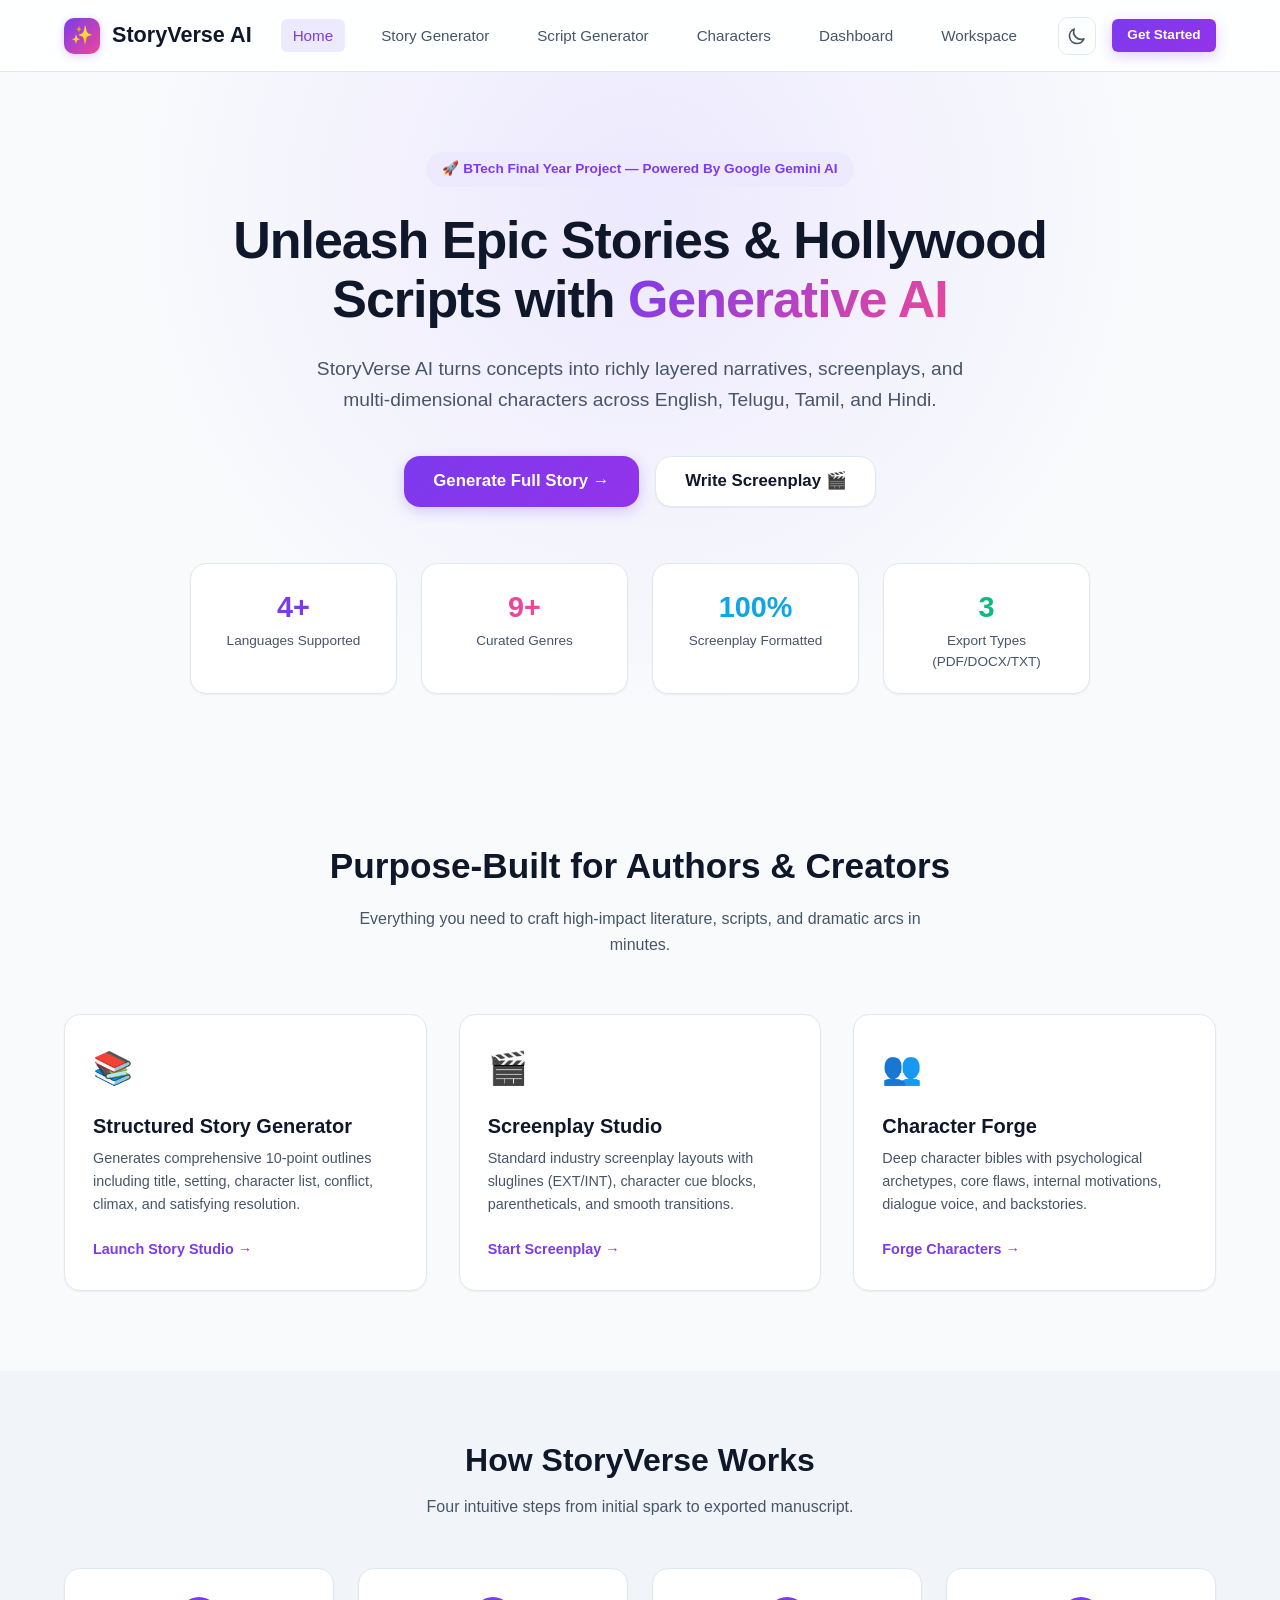
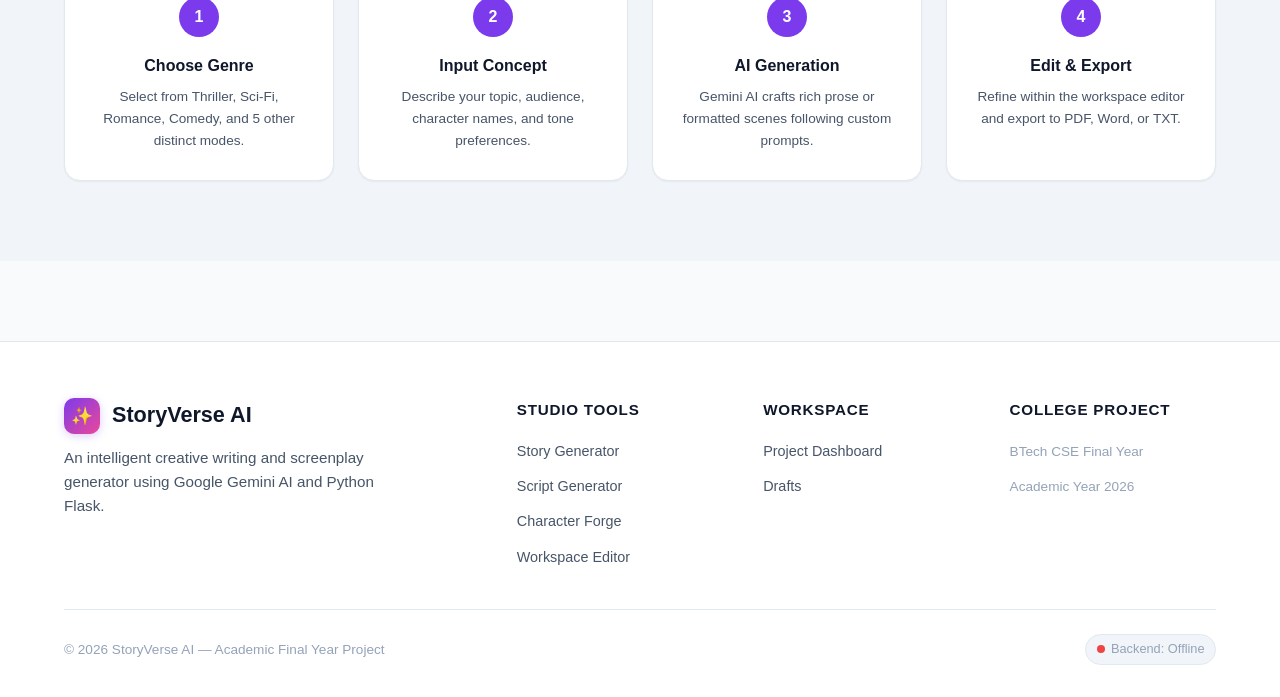
<file: frontend/index.html>
<!DOCTYPE html>
<html lang="en" data-theme="light">
<head>
  <meta charset="UTF-8">
  <meta name="viewport" content="width=device-width, initial-scale=1.0">
  <title>StoryVerse AI — Generative AI Story & Script Platform</title>
  <meta name="description" content="StoryVerse AI is an intelligent creative writing platform powered by Generative AI for generating full-length stories, screenplays, and character profiles.">
  
  <link rel="stylesheet" href="css/style.css">
  <link rel="stylesheet" href="css/components.css">
  <link rel="stylesheet" href="css/responsive.css">
  
  <script src="js/theme.js"></script>
</head>
<body>

  <!-- Header -->
  <header class="header">
    <div class="container header-inner">
      <a href="index.html" class="brand">
        <div class="brand-icon">✨</div>
        <span>StoryVerse AI</span>
      </a>

      <nav>
        <ul class="nav-menu">
          <li><a href="index.html" class="nav-link active">Home</a></li>
          <li><a href="pages/story.html" class="nav-link">Story Generator</a></li>
          <li><a href="pages/script.html" class="nav-link">Script Generator</a></li>
          <li><a href="pages/characters.html" class="nav-link">Characters</a></li>
          <li><a href="pages/dashboard.html" class="nav-link">Dashboard</a></li>
          <li><a href="pages/editor.html" class="nav-link">Workspace</a></li>
        </ul>
      </nav>

      <div class="nav-actions">
        <button class="theme-toggle" id="themeToggle" aria-label="Toggle Theme">
          <svg class="theme-icon-moon" fill="none" stroke="currentColor" viewBox="0 0 24 24"><path stroke-linecap="round" stroke-linejoin="round" stroke-width="2" d="M20.354 15.354A9 9 0 018.646 3.646 9.003 9.003 0 0012 21a9.003 9.003 0 008.354-5.646z"></path></svg>
          <svg class="theme-icon-sun" fill="none" stroke="currentColor" viewBox="0 0 24 24"><path stroke-linecap="round" stroke-linejoin="round" stroke-width="2" d="M12 3v1m0 16v1m9-9h-1M4 9H3m15.364 6.364l-.707-.707M6.343 6.343l-.707-.707m12.728 0l-.707.707M6.343 17.657l-.707.707M16 12a4 4 0 11-8 0 4 4 0 018 0z"></path></svg>
        </button>

        <a href="pages/story.html" class="btn btn-primary btn-sm">Get Started</a>

        <button class="mobile-toggle" aria-label="Open Navigation">☰</button>
      </div>
    </div>
  </header>

  <!-- Main Content -->
  <main>
    <!-- Hero Section -->
    <section class="hero-section" style="padding: 5rem 0 4rem; text-align: center; background: radial-gradient(circle at 50% 20%, var(--primary-light) 0%, transparent 60%);">
      <div class="container">
        <div class="badge badge-primary" style="margin-bottom: 1.5rem; padding: 0.4rem 1rem; font-size: 0.85rem;">
          🚀 BTech Final Year Project — Powered by Google Gemini AI
        </div>
        
        <h1 style="font-size: 3.25rem; font-weight: 800; line-height: 1.15; max-width: 850px; margin: 0 auto 1.5rem; letter-spacing: -0.02em;">
          Unleash Epic Stories & Hollywood Scripts with <span style="background: linear-gradient(135deg, var(--primary), #EC4899); -webkit-background-clip: text; -webkit-text-fill-color: transparent;">Generative AI</span>
        </h1>

        <p style="font-size: 1.2rem; color: var(--text-secondary); max-width: 680px; margin: 0 auto 2.5rem; line-height: 1.6;">
          StoryVerse AI turns concepts into richly layered narratives, screenplays, and multi-dimensional characters across English, Telugu, Tamil, and Hindi.
        </p>

        <div class="hero-cta-group" style="display: flex; align-items: center; justify-content: center; gap: 1rem; margin-bottom: 3.5rem;">
          <a href="pages/story.html" class="btn btn-primary btn-lg">Generate Full Story →</a>
          <a href="pages/script.html" class="btn btn-secondary btn-lg">Write Screenplay 🎬</a>
        </div>

        <!-- Quick Stats Grid -->
        <div style="display: grid; grid-template-columns: repeat(4, 1fr); gap: 1.5rem; max-width: 900px; margin: 0 auto;" class="card-grid-4">
          <div class="card" style="padding: 1.25rem; text-align: center;">
            <div style="font-size: 1.8rem; font-weight: 800; color: var(--primary);">4+</div>
            <div style="font-size: 0.85rem; color: var(--text-secondary);">Languages Supported</div>
          </div>
          <div class="card" style="padding: 1.25rem; text-align: center;">
            <div style="font-size: 1.8rem; font-weight: 800; color: #EC4899;">9+</div>
            <div style="font-size: 0.85rem; color: var(--text-secondary);">Curated Genres</div>
          </div>
          <div class="card" style="padding: 1.25rem; text-align: center;">
            <div style="font-size: 1.8rem; font-weight: 800; color: #0EA5E9;">100%</div>
            <div style="font-size: 0.85rem; color: var(--text-secondary);">Screenplay Formatted</div>
          </div>
          <div class="card" style="padding: 1.25rem; text-align: center;">
            <div style="font-size: 1.8rem; font-weight: 800; color: #10B981;">3</div>
            <div style="font-size: 0.85rem; color: var(--text-secondary);">Export Types (PDF/DOCX/TXT)</div>
          </div>
        </div>
      </div>
    </section>

    <!-- Feature Cards Section -->
    <section style="padding: 5rem 0;">
      <div class="container">
        <div style="text-align: center; margin-bottom: 3.5rem;">
          <h2 style="font-size: 2.2rem; font-weight: 700; margin-bottom: 0.75rem;">Purpose-Built for Authors & Creators</h2>
          <p style="color: var(--text-secondary); max-width: 600px; margin: 0 auto;">Everything you need to craft high-impact literature, scripts, and dramatic arcs in minutes.</p>
        </div>

        <div style="display: grid; grid-template-columns: repeat(3, 1fr); gap: 2rem;" class="card-grid-3">
          <div class="card">
            <div style="font-size: 2rem; margin-bottom: 1rem;">📚</div>
            <h3 class="card-title">Structured Story Generator</h3>
            <p class="card-subtitle" style="margin-bottom: 1.25rem;">Generates comprehensive 10-point outlines including title, setting, character list, conflict, climax, and satisfying resolution.</p>
            <a href="pages/story.html" style="font-weight: 600; font-size: 0.9rem;">Launch Story Studio →</a>
          </div>

          <div class="card">
            <div style="font-size: 2rem; margin-bottom: 1rem;">🎬</div>
            <h3 class="card-title">Screenplay Studio</h3>
            <p class="card-subtitle" style="margin-bottom: 1.25rem;">Standard industry screenplay layouts with sluglines (EXT/INT), character cue blocks, parentheticals, and smooth transitions.</p>
            <a href="pages/script.html" style="font-weight: 600; font-size: 0.9rem;">Start Screenplay →</a>
          </div>

          <div class="card">
            <div style="font-size: 2rem; margin-bottom: 1rem;">👥</div>
            <h3 class="card-title">Character Forge</h3>
            <p class="card-subtitle" style="margin-bottom: 1.25rem;">Deep character bibles with psychological archetypes, core flaws, internal motivations, dialogue voice, and backstories.</p>
            <a href="pages/characters.html" style="font-weight: 600; font-size: 0.9rem;">Forge Characters →</a>
          </div>
        </div>
      </div>
    </section>

    <!-- How It Works Section -->
    <section style="padding: 4rem 0 5rem; background-color: var(--bg-surface-alt);">
      <div class="container">
        <div style="text-align: center; margin-bottom: 3rem;">
          <h2 style="font-size: 2rem; font-weight: 700; margin-bottom: 0.5rem;">How StoryVerse Works</h2>
          <p style="color: var(--text-secondary);">Four intuitive steps from initial spark to exported manuscript.</p>
        </div>

        <div style="display: grid; grid-template-columns: repeat(4, 1fr); gap: 1.5rem;" class="card-grid-4">
          <div class="card" style="text-align: center;">
            <div style="width: 40px; height: 40px; border-radius: 50%; background-color: var(--primary); color: white; display: flex; align-items: center; justify-content: center; margin: 0 auto 1rem; font-weight: 700;">1</div>
            <h4 style="margin-bottom: 0.5rem;">Choose Genre</h4>
            <p style="font-size: 0.85rem; color: var(--text-secondary);">Select from Thriller, Sci-Fi, Romance, Comedy, and 5 other distinct modes.</p>
          </div>

          <div class="card" style="text-align: center;">
            <div style="width: 40px; height: 40px; border-radius: 50%; background-color: var(--primary); color: white; display: flex; align-items: center; justify-content: center; margin: 0 auto 1rem; font-weight: 700;">2</div>
            <h4 style="margin-bottom: 0.5rem;">Input Concept</h4>
            <p style="font-size: 0.85rem; color: var(--text-secondary);">Describe your topic, audience, character names, and tone preferences.</p>
          </div>

          <div class="card" style="text-align: center;">
            <div style="width: 40px; height: 40px; border-radius: 50%; background-color: var(--primary); color: white; display: flex; align-items: center; justify-content: center; margin: 0 auto 1rem; font-weight: 700;">3</div>
            <h4 style="margin-bottom: 0.5rem;">AI Generation</h4>
            <p style="font-size: 0.85rem; color: var(--text-secondary);">Gemini AI crafts rich prose or formatted scenes following custom prompts.</p>
          </div>

          <div class="card" style="text-align: center;">
            <div style="width: 40px; height: 40px; border-radius: 50%; background-color: var(--primary); color: white; display: flex; align-items: center; justify-content: center; margin: 0 auto 1rem; font-weight: 700;">4</div>
            <h4 style="margin-bottom: 0.5rem;">Edit & Export</h4>
            <p style="font-size: 0.85rem; color: var(--text-secondary);">Refine within the workspace editor and export to PDF, Word, or TXT.</p>
          </div>
        </div>
      </div>
    </section>
  </main>

  <!-- Footer -->
  <footer class="footer">
    <div class="container">
      <div class="footer-grid">
        <div class="footer-brand">
          <div class="brand">
            <div class="brand-icon">✨</div>
            <span>StoryVerse AI</span>
          </div>
          <p>An intelligent creative writing and screenplay generator using Google Gemini AI and Python Flask.</p>
        </div>

        <div class="footer-col">
          <h4>Studio Tools</h4>
          <ul class="footer-links">
            <li><a href="pages/story.html">Story Generator</a></li>
            <li><a href="pages/script.html">Script Generator</a></li>
            <li><a href="pages/characters.html">Character Forge</a></li>
            <li><a href="pages/editor.html">Workspace Editor</a></li>
          </ul>
        </div>

        <div class="footer-col">
          <h4>Workspace</h4>
          <ul class="footer-links">
            <li><a href="pages/dashboard.html">Project Dashboard</a></li>
            <li><a href="pages/editor.html">Drafts</a></li>
          </ul>
        </div>

        <div class="footer-col">
          <h4>College Project</h4>
          <ul class="footer-links">
            <li><span style="color: var(--text-muted); font-size: 0.85rem;">BTech CSE Final Year</span></li>
            <li><span style="color: var(--text-muted); font-size: 0.85rem;">Academic Year 2026</span></li>
          </ul>
        </div>
      </div>

      <div class="footer-bottom">
        <div>&copy; 2026 StoryVerse AI — Academic Final Year Project</div>
        <div class="backend-status-badge">
          <span class="status-dot"></span>
          <span class="status-text">Checking Backend...</span>
        </div>
      </div>
    </div>
  </footer>

  <script src="js/config.js"></script>
  <script src="js/api.js"></script>
  <script src="js/main.js"></script>
</body>
</html>
</file>
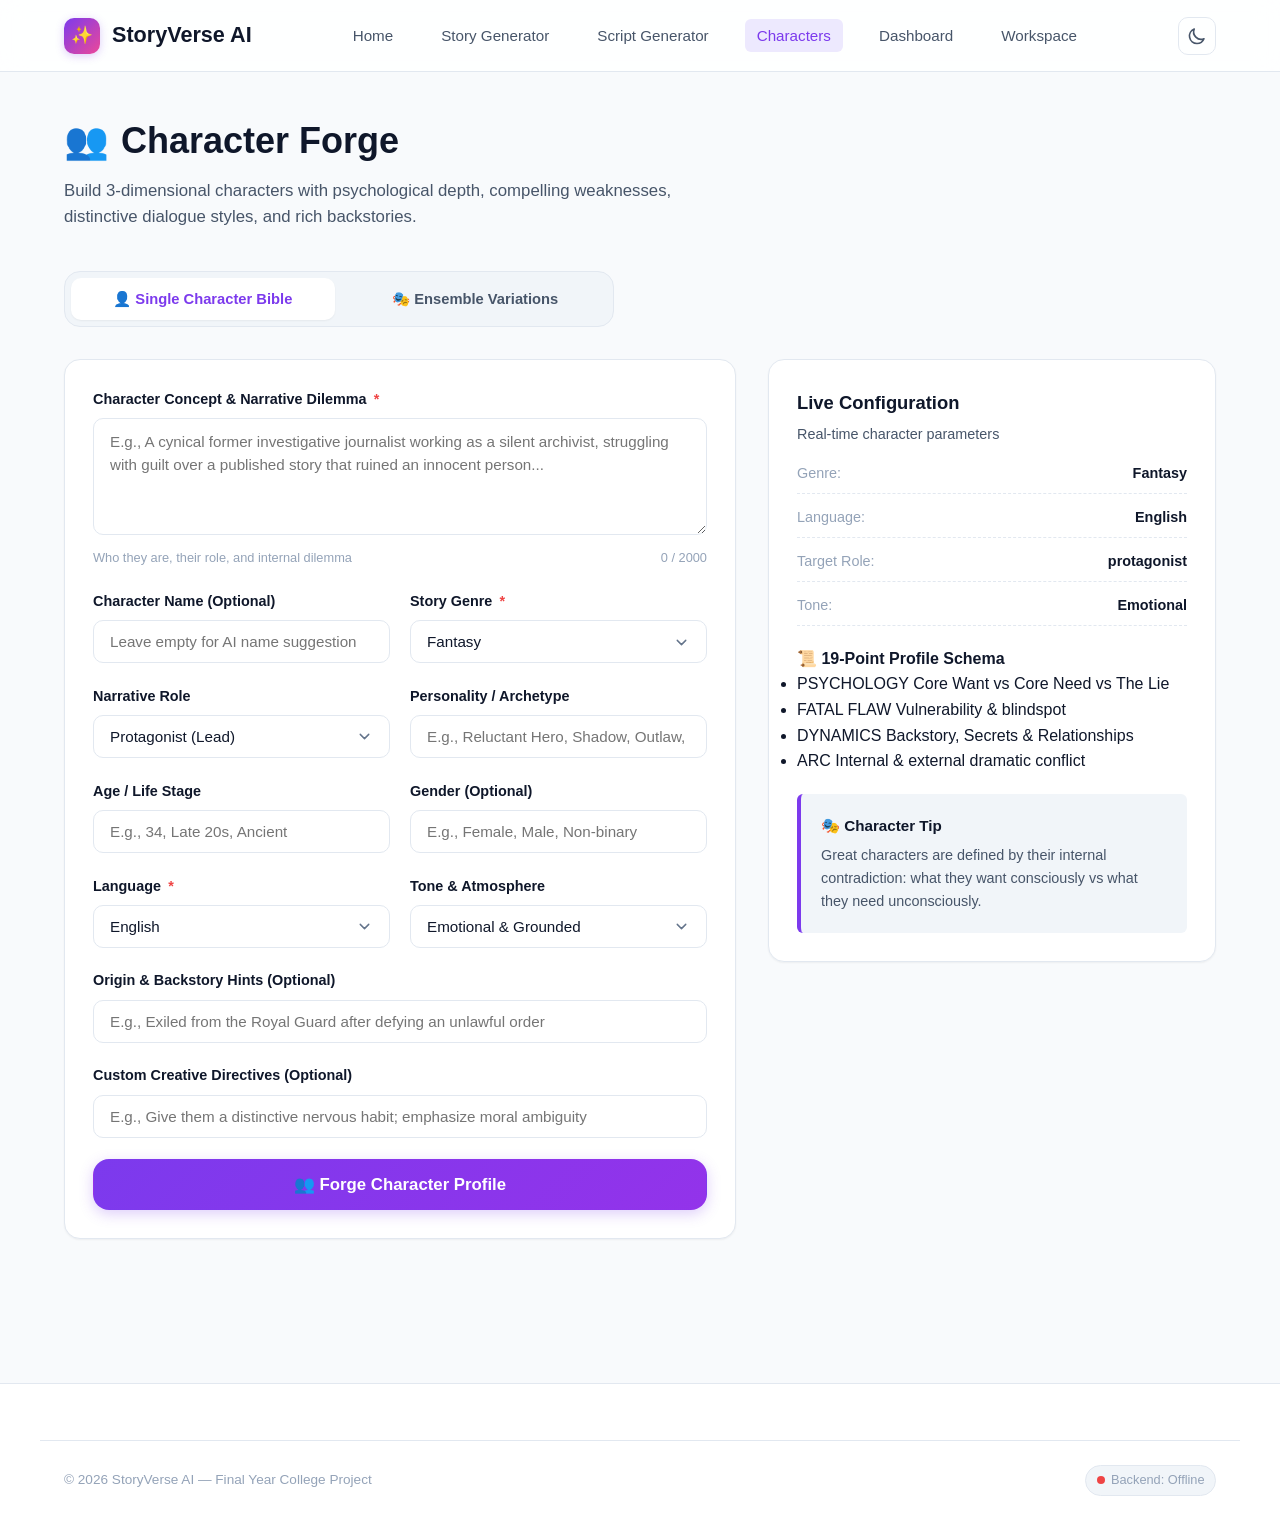
<file: frontend/pages/characters.html>
<!DOCTYPE html>
<html lang="en" data-theme="light">
<head>
  <meta charset="UTF-8">
  <meta name="viewport" content="width=device-width, initial-scale=1.0">
  <title>Character Forge — StoryVerse AI</title>
  
  <link rel="stylesheet" href="../css/style.css">
  <link rel="stylesheet" href="../css/components.css">
  <link rel="stylesheet" href="../css/responsive.css">
  <link rel="stylesheet" href="../css/story.css">
  <link rel="stylesheet" href="../css/characters.css">
  
  <script src="../js/theme.js"></script>
</head>
<body>

  <!-- Header -->
  <header class="header">
    <div class="container header-inner">
      <a href="../index.html" class="brand">
        <div class="brand-icon">✨</div>
        <span>StoryVerse AI</span>
      </a>

      <nav>
        <ul class="nav-menu">
          <li><a href="../index.html" class="nav-link">Home</a></li>
          <li><a href="story.html" class="nav-link">Story Generator</a></li>
          <li><a href="script.html" class="nav-link">Script Generator</a></li>
          <li><a href="characters.html" class="nav-link active">Characters</a></li>
          <li><a href="dashboard.html" class="nav-link">Dashboard</a></li>
          <li><a href="editor.html" class="nav-link">Workspace</a></li>
        </ul>
      </nav>

      <div class="nav-actions">
        <button class="theme-toggle" aria-label="Toggle Theme">
          <svg class="theme-icon-moon" fill="none" stroke="currentColor" viewBox="0 0 24 24"><path stroke-linecap="round" stroke-linejoin="round" stroke-width="2" d="M20.354 15.354A9 9 0 018.646 3.646 9.003 9.003 0 0012 21a9.003 9.003 0 008.354-5.646z"></path></svg>
          <svg class="theme-icon-sun" fill="none" stroke="currentColor" viewBox="0 0 24 24"><path stroke-linecap="round" stroke-linejoin="round" stroke-width="2" d="M12 3v1m0 16v1m9-9h-1M4 9H3m15.364 6.364l-.707-.707M6.343 6.343l-.707-.707m12.728 0l-.707.707M6.343 17.657l-.707.707M16 12a4 4 0 11-8 0 4 4 0 018 0z"></path></svg>
        </button>
        <button class="mobile-toggle" aria-label="Open Navigation">☰</button>
      </div>
    </div>
  </header>

  <main class="generator-page">
    <div class="container">
      <div class="page-header">
        <h1 class="page-title"><span>👥</span> Character Forge</h1>
        <p class="page-subtitle">Build 3-dimensional characters with psychological depth, compelling weaknesses, distinctive dialogue styles, and rich backstories.</p>
      </div>

      <!-- Studio Mode Selector -->
      <div class="character-studio-tabs">
        <button class="studio-tab-btn active" id="tabSingleChar">
          <span>👤 Single Character Bible</span>
        </button>
        <button class="studio-tab-btn" id="tabVariations">
          <span>🎭 Ensemble Variations</span>
        </button>
      </div>

      <div class="generator-layout">
        <!-- 1. Single Character Form Card -->
        <div class="card" id="singleCharFormCard">
          <form id="characterForm">
            <!-- Character Concept / Description -->
            <div class="form-group">
              <label for="characterDescription" class="form-label">Character Concept & Narrative Dilemma <span class="required">*</span></label>
              <textarea id="characterDescription" class="form-control" placeholder="E.g., A cynical former investigative journalist working as a silent archivist, struggling with guilt over a published story that ruined an innocent person..." maxlength="2000" rows="4" required></textarea>
              <div class="form-hint">
                <span>Who they are, their role, and internal dilemma</span>
                <span id="charDescCounter">0 / 2000</span>
              </div>
            </div>

            <!-- Name & Genre -->
            <div class="form-grid-2">
              <div class="form-group">
                <label for="charName" class="form-label">Character Name (Optional)</label>
                <input type="text" id="charName" class="form-control" placeholder="Leave empty for AI name suggestion">
              </div>

              <div class="form-group">
                <label for="charGenre" class="form-label">Story Genre <span class="required">*</span></label>
                <select id="charGenre" class="form-control form-select" required>
                  <option value="Fantasy" selected>Fantasy</option>
                  <option value="Science Fiction">Science Fiction</option>
                  <option value="Mystery">Mystery</option>
                  <option value="Thriller">Thriller</option>
                  <option value="Drama">Drama</option>
                  <option value="Comedy">Comedy</option>
                  <option value="Horror">Horror</option>
                  <option value="Action">Action</option>
                </select>
              </div>
            </div>

            <!-- Role & Archetype -->
            <div class="form-grid-2">
              <div class="form-group">
                <label for="charRole" class="form-label">Narrative Role</label>
                <select id="charRole" class="form-control form-select">
                  <option value="protagonist" selected>Protagonist (Lead)</option>
                  <option value="antagonist">Antagonist (Opponent/Villain)</option>
                  <option value="mentor">Mentor / Guide</option>
                  <option value="sidekick">Ally / Confidant</option>
                  <option value="antihero">Antihero</option>
                  <option value="supporting">Supporting Character</option>
                </select>
              </div>

              <div class="form-group">
                <label for="charArchetype" class="form-label">Personality / Archetype</label>
                <input type="text" id="charArchetype" class="form-control" placeholder="E.g., Reluctant Hero, Shadow, Outlaw, Caregiver">
              </div>
            </div>

            <!-- Age & Gender -->
            <div class="form-grid-2">
              <div class="form-group">
                <label for="charAge" class="form-label">Age / Life Stage</label>
                <input type="text" id="charAge" class="form-control" placeholder="E.g., 34, Late 20s, Ancient">
              </div>

              <div class="form-group">
                <label for="charGender" class="form-label">Gender (Optional)</label>
                <input type="text" id="charGender" class="form-control" placeholder="E.g., Female, Male, Non-binary">
              </div>
            </div>

            <!-- Language & Tone -->
            <div class="form-grid-2">
              <div class="form-group">
                <label for="charLanguage" class="form-label">Language <span class="required">*</span></label>
                <select id="charLanguage" class="form-control form-select" required>
                  <option value="English" selected>English</option>
                  <option value="Telugu">Telugu (తెలుగు)</option>
                  <option value="Tamil">Tamil (தமிழ்)</option>
                  <option value="Hindi">Hindi (हिंदी)</option>
                </select>
              </div>

              <div class="form-group">
                <label for="charTone" class="form-label">Tone & Atmosphere</label>
                <select id="charTone" class="form-control form-select">
                  <option value="Emotional" selected>Emotional & Grounded</option>
                  <option value="Suspenseful">Dark & Suspenseful</option>
                  <option value="Inspirational">Inspirational & Mythic</option>
                  <option value="Funny">Witty & Comedic</option>
                </select>
              </div>
            </div>

            <!-- Background & Setting -->
            <div class="form-group">
              <label for="charBackground" class="form-label">Origin & Backstory Hints (Optional)</label>
              <input type="text" id="charBackground" class="form-control" placeholder="E.g., Exiled from the Royal Guard after defying an unlawful order">
            </div>

            <div class="form-group">
              <label for="charInstructions" class="form-label">Custom Creative Directives (Optional)</label>
              <input type="text" id="charInstructions" class="form-control" placeholder="E.g., Give them a distinctive nervous habit; emphasize moral ambiguity">
            </div>

            <div id="characterValidationErrors" class="form-error" role="alert" aria-live="polite"></div>
            <button type="submit" class="btn btn-primary btn-block btn-lg" id="generateCharacterBtn">
              <span class="btn-text">👥 Forge Character Profile</span>
            </button>
          </form>
        </div>

        <!-- 2. Character Variations Form Card (Hidden by default) -->
        <div class="card" id="variationsFormCard" style="display: none;">
          <form id="variationsForm">
            <div class="form-group">
              <label for="varPremise" class="form-label">Story Premise or Core Conflict <span class="required">*</span></label>
              <textarea id="varPremise" class="form-control" placeholder="E.g., A deep-sea research station discovers an unmapped biological structure transmitting rhythmic sonic pulses..." maxlength="2000" rows="4" required></textarea>
              <div class="form-hint">
                <span>The world, stakes, and narrative environment</span>
                <span id="varPremiseCounter">0 / 2000</span>
              </div>
            </div>

            <div class="form-grid-2">
              <div class="form-group">
                <label for="varGenre" class="form-label">Genre <span class="required">*</span></label>
                <select id="varGenre" class="form-control form-select" required>
                  <option value="Science Fiction" selected>Science Fiction</option>
                  <option value="Fantasy">Fantasy</option>
                  <option value="Thriller">Thriller</option>
                  <option value="Mystery">Mystery</option>
                  <option value="Horror">Horror</option>
                  <option value="Drama">Drama</option>
                  <option value="Action">Action</option>
                </select>
              </div>

              <div class="form-group">
                <label for="varCount" class="form-label">Number of Character Concepts (2 - 5) <span class="required">*</span></label>
                <input type="number" id="varCount" class="form-control" min="2" max="5" step="1" value="3" required>
              </div>
            </div>

            <div class="form-grid-2">
              <div class="form-group">
                <label for="varRole" class="form-label">Focus Role</label>
                <select id="varRole" class="form-control form-select">
                  <option value="Ensemble Cast" selected>Ensemble Cast (Diverse Roles)</option>
                  <option value="Protagonists">Candidate Protagonists</option>
                  <option value="Antagonists">Candidate Antagonists</option>
                  <option value="Supporting">Allies & Confidants</option>
                </select>
              </div>

              <div class="form-group">
                <label for="varLanguage" class="form-label">Language <span class="required">*</span></label>
                <select id="varLanguage" class="form-control form-select">
                  <option value="English" selected>English</option>
                  <option value="Telugu">Telugu (తెలుగు)</option>
                  <option value="Tamil">Tamil (தமிழ்)</option>
                  <option value="Hindi">Hindi (हिंदी)</option>
                </select>
              </div>
            </div>

            <div id="variationsValidationErrors" class="form-error" role="alert" aria-live="polite"></div>
            <button type="submit" class="btn btn-primary btn-block btn-lg" id="generateVariationsBtn">
              <span class="btn-text">🎭 Generate Ensemble Concepts</span>
            </button>
          </form>
        </div>

        <!-- Sidebar Anatomy -->
        <div class="preview-sidebar">
          <div class="card">
            <h3 class="card-title" style="font-size: 1.15rem;">Live Configuration</h3>
            <p class="card-subtitle">Real-time character parameters</p>

            <ul class="parameter-summary">
              <li>
                <span class="parameter-label">Genre:</span>
                <span class="parameter-val" id="summaryCharGenre">Fantasy</span>
              </li>
              <li>
                <span class="parameter-label">Language:</span>
                <span class="parameter-val" id="summaryCharLang">English</span>
              </li>
              <li>
                <span class="parameter-label">Target Role:</span>
                <span class="parameter-val" id="summaryCharRole">Protagonist</span>
              </li>
              <li>
                <span class="parameter-label">Tone:</span>
                <span class="parameter-val" id="summaryCharTone">Emotional</span>
              </li>
            </ul>

            <div class="script-format-guide" style="margin-top: 1.25rem;">
              <h4><span>📜</span> 19-Point Profile Schema</h4>
              <ul class="script-elements-list">
                <li><span class="element-pill">PSYCHOLOGY</span> Core Want vs Core Need vs The Lie</li>
                <li><span class="element-pill">FATAL FLAW</span> Vulnerability & blindspot</li>
                <li><span class="element-pill">DYNAMICS</span> Backstory, Secrets & Relationships</li>
                <li><span class="element-pill">ARC</span> Internal & external dramatic conflict</li>
              </ul>
            </div>

            <div class="tip-box" style="margin-top: 1.25rem;">
              <h4>🎭 Character Tip</h4>
              <p>Great characters are defined by their internal contradiction: what they want consciously vs what they need unconsciously.</p>
            </div>
          </div>
        </div>
      </div>

      <!-- Loading State Overlay -->
      <div class="story-loading-state" id="characterLoadingState" style="display: none;">
        <div class="loading-spinner"></div>
        <div class="loading-avatar">👥</div>
        <h3 class="loading-title" id="loadingTitle">Forging Character Profile...</h3>
        <p class="loading-subtitle" id="loadingSubtitle">Synthesizing psychological matrices, strengths, weaknesses, and narrative arc.</p>
        <div class="loading-progress-bar">
          <div class="loading-progress-fill"></div>
        </div>
      </div>

      <!-- Generated Character Result Section -->
      <section class="character-result-section" id="characterResultSection" style="display: none;">
        <div class="character-result-card">
          <!-- Hero Header Banner -->
          <div class="character-hero-banner">
            <div class="character-identity">
              <div class="character-avatar-badge" id="charAvatarIcon">👤</div>
              <div>
                <h2 class="character-name-display" id="resultCharName">Character Name</h2>
                <div class="character-meta-badges">
                  <span class="badge badge-primary" id="resultRoleBadge">Protagonist</span>
                  <span class="badge badge-secondary" id="resultGenreBadge">Fantasy</span>
                  <span class="badge badge-secondary" id="resultArchetypeBadge">Archetype</span>
                  <span class="badge badge-secondary" id="resultAgeBadge">Age</span>
                </div>
              </div>
            </div>

            <!-- Action Toolbar -->
            <div class="character-action-toolbar">
              <button class="btn btn-secondary btn-sm" id="charSaveProjectBtn" title="Save to database portfolio">
                <span>💾 Save Project</span>
              </button>
              <button class="btn btn-secondary btn-sm" id="charCopyBtn" title="Copy to clipboard">
                <span>📋 Copy Profile</span>
              </button>
              <div class="dropdown-wrapper">
                <button class="btn btn-secondary btn-sm" id="charExportBtn" title="Export character profile">
                  <span>📥 Export ▾</span>
                </button>
                <div class="export-dropdown-menu" id="charExportMenu" style="display: none;">
                  <button class="dropdown-item" data-format="txt"><span>📄 Plain Text (.txt)</span></button>
                  <button class="dropdown-item" data-format="pdf"><span>📑 PDF Document (.pdf)</span></button>
                  <button class="dropdown-item" data-format="docx"><span>📝 Word Document (.docx)</span></button>
                </div>
              </div>
              <button class="btn btn-primary btn-sm" id="charRegenerateBtn" title="Regenerate character">
                <span>🔄 Regenerate</span>
              </button>
            </div>
          </div>

          <!-- View Mode Toggles -->
          <div class="char-view-modes">
            <button class="view-mode-btn active" id="viewBibleBtn">📖 3D Profile Bible (19 Dimensions)</button>
            <button class="view-mode-btn" id="viewVariationsBtn" style="display: none;">🎭 Ensemble Variations</button>
            <button class="view-mode-btn" id="viewCharEditableBtn">✏️ Editable Profile Text</button>
          </div>

          <!-- 1. 19-Point Profile Bible View -->
          <div class="profile-bible-view" id="bibleView">
            <!-- Psychological Matrix -->
            <div class="psych-matrix-card">
              <div class="psych-matrix-header">
                <span>🧠</span> Core Psychological Matrix
              </div>
              <div class="psych-matrix-grid">
                <div class="psych-quadrant">
                  <div class="psych-label want">🎯 Core Want (External Goal)</div>
                  <p class="psych-val" id="valCoreWant">—</p>
                </div>
                <div class="psych-quadrant">
                  <div class="psych-label need">🌱 Core Need (Internal Truth)</div>
                  <p class="psych-val" id="valCoreNeed">—</p>
                </div>
                <div class="psych-quadrant">
                  <div class="psych-label flaw">⚡ Fatal Flaw</div>
                  <p class="psych-val" id="valFatalFlaw">—</p>
                </div>
                <div class="psych-quadrant">
                  <div class="psych-label lie">🔒 The Lie They Believe</div>
                  <p class="psych-val" id="valTheLie">—</p>
                </div>
              </div>
            </div>

            <!-- Strengths vs Weaknesses -->
            <div class="strengths-weaknesses-grid">
              <div class="trait-card">
                <div class="trait-card-title strengths">
                  <span>🛡️</span> Key Strengths & Assets
                </div>
                <div class="trait-card-body" id="valStrengths"></div>
              </div>
              <div class="trait-card">
                <div class="trait-card-title weaknesses">
                  <span>⚠️</span> Weaknesses & Vulnerabilities
                </div>
                <div class="trait-card-body" id="valWeaknesses"></div>
              </div>
            </div>

            <!-- Narrative Dimensions Grid -->
            <div class="narrative-dimensions-grid">
              <div class="dim-card">
                <div class="dim-card-title"><span>🎨</span> Physical Appearance</div>
                <div class="dim-card-body" id="valAppearance"></div>
              </div>

              <div class="dim-card">
                <div class="dim-card-title"><span>🎭</span> Personality Traits</div>
                <div class="dim-card-body" id="valTraits"></div>
              </div>

              <div class="dim-card full-width">
                <div class="dim-card-title"><span>📜</span> Backstory & Formative Trauma</div>
                <div class="dim-card-body" id="valBackstory"></div>
              </div>

              <div class="dim-card">
                <div class="dim-card-title"><span>🔥</span> Motivations & Objectives</div>
                <div class="dim-card-body" id="valMotivations"></div>
              </div>

              <div class="dim-card">
                <div class="dim-card-title"><span>😨</span> Deepest Fears</div>
                <div class="dim-card-body" id="valFears"></div>
              </div>

              <div class="dim-card">
                <div class="dim-card-title"><span>🗝️</span> Secrets & Hidden Past</div>
                <div class="dim-card-body" id="valSecrets"></div>
              </div>

              <div class="dim-card">
                <div class="dim-card-title"><span>🤝</span> Key Relationships & Dynamics</div>
                <div class="dim-card-body" id="valRelationships"></div>
              </div>

              <div class="dim-card">
                <div class="dim-card-title"><span>⚔️</span> Internal & External Conflicts</div>
                <div class="dim-card-body" id="valConflicts"></div>
              </div>

              <div class="dim-card full-width">
                <div class="dim-card-title"><span>📈</span> Character Arc & Role in Story</div>
                <div class="dim-card-body" id="valArc"></div>
              </div>
            </div>
          </div>

          <!-- 2. Variations / Ensemble View -->
          <div class="variations-container" id="variationsContainer" style="display: none;">
            <!-- Rendered via JS -->
          </div>

          <!-- 3. Editable Textarea View -->
          <div class="char-editable-view" id="charEditableView">
            <label for="charEditableText" class="form-label" style="font-weight: 600;">Full Character Profile Bible (Editable)</label>
            <textarea id="charEditableText" class="char-editor-textarea" rows="22"></textarea>
          </div>
        </div>
      </section>
    </div>
  </main>

  <footer class="footer">
    <div class="container footer-bottom">
      <div>&copy; 2026 StoryVerse AI — Final Year College Project</div>
      <div class="backend-status-badge">
        <span class="status-dot"></span>
        <span class="status-text">Backend Status</span>
      </div>
    </div>
  </footer>

  <script src="../js/config.js"></script>
  <script src="../js/api.js"></script>
  <script src="../js/main.js"></script>
  <script src="../js/characters.js"></script>
</body>
</html>
</file>
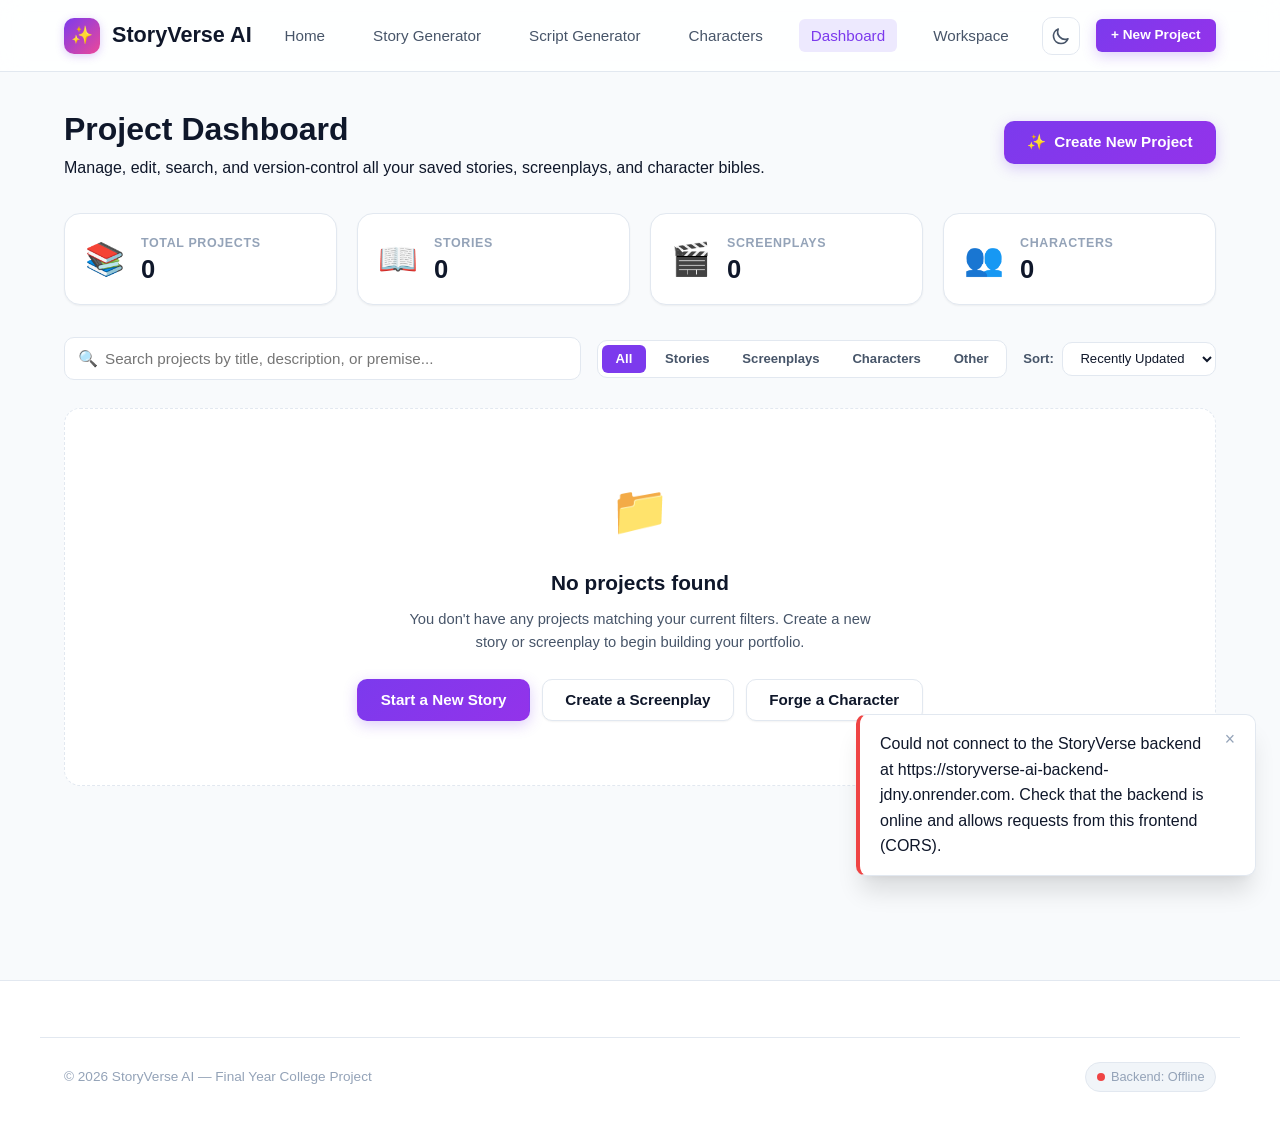
<file: frontend/pages/dashboard.html>
<!DOCTYPE html>
<html lang="en" data-theme="light">
<head>
  <meta charset="UTF-8">
  <meta name="viewport" content="width=device-width, initial-scale=1.0">
  <title>Project Dashboard — StoryVerse AI</title>
  
  <link rel="stylesheet" href="../css/style.css">
  <link rel="stylesheet" href="../css/components.css">
  <link rel="stylesheet" href="../css/responsive.css">
  <link rel="stylesheet" href="../css/dashboard.css">
  
  <script src="../js/theme.js"></script>
</head>
<body>

  <!-- Header -->
  <header class="header">
    <div class="container header-inner">
      <a href="../index.html" class="brand">
        <div class="brand-icon">✨</div>
        <span>StoryVerse AI</span>
      </a>

      <nav>
        <ul class="nav-menu">
          <li><a href="../index.html" class="nav-link">Home</a></li>
          <li><a href="story.html" class="nav-link">Story Generator</a></li>
          <li><a href="script.html" class="nav-link">Script Generator</a></li>
          <li><a href="characters.html" class="nav-link">Characters</a></li>
          <li><a href="dashboard.html" class="nav-link active">Dashboard</a></li>
          <li><a href="editor.html" class="nav-link">Workspace</a></li>
        </ul>
      </nav>

      <div class="nav-actions">
        <button class="theme-toggle" aria-label="Toggle Theme">
          <svg class="theme-icon-moon" fill="none" stroke="currentColor" viewBox="0 0 24 24"><path stroke-linecap="round" stroke-linejoin="round" stroke-width="2" d="M20.354 15.354A9 9 0 018.646 3.646 9.003 9.003 0 0012 21a9.003 9.003 0 008.354-5.646z"></path></svg>
          <svg class="theme-icon-sun" fill="none" stroke="currentColor" viewBox="0 0 24 24"><path stroke-linecap="round" stroke-linejoin="round" stroke-width="2" d="M12 3v1m0 16v1m9-9h-1M4 9H3m15.364 6.364l-.707-.707M6.343 6.343l-.707-.707m12.728 0l-.707.707M6.343 17.657l-.707.707M16 12a4 4 0 11-8 0 4 4 0 018 0z"></path></svg>
        </button>
        <a href="editor.html" class="btn btn-primary btn-sm">+ New Project</a>
        <button class="mobile-toggle" aria-label="Open Navigation">☰</button>
      </div>
    </div>
  </header>

  <main class="dashboard-page">
    <div class="container">
      <div class="page-header page-header-row">
        <div>
          <h1 class="page-title">Project Dashboard</h1>
          <p class="page-subtitle">Manage, edit, search, and version-control all your saved stories, screenplays, and character bibles.</p>
        </div>
        <div class="dashboard-header-actions">
          <a href="editor.html" class="btn btn-primary">
            <span>✨</span> Create New Project
          </a>
        </div>
      </div>

      <!-- Metrics Cards -->
      <div class="metrics-grid">
        <div class="metric-card">
          <div class="metric-icon">📚</div>
          <div class="metric-info">
            <span class="metric-label">Total Projects</span>
            <span class="metric-value" id="statTotal">0</span>
          </div>
        </div>
        <div class="metric-card">
          <div class="metric-icon">📖</div>
          <div class="metric-info">
            <span class="metric-label">Stories</span>
            <span class="metric-value" id="statStory">0</span>
          </div>
        </div>
        <div class="metric-card">
          <div class="metric-icon">🎬</div>
          <div class="metric-info">
            <span class="metric-label">Screenplays</span>
            <span class="metric-value" id="statScript">0</span>
          </div>
        </div>
        <div class="metric-card">
          <div class="metric-icon">👥</div>
          <div class="metric-info">
            <span class="metric-label">Characters</span>
            <span class="metric-value" id="statCharacter">0</span>
          </div>
        </div>
      </div>

      <!-- Dashboard Controls -->
      <div class="dashboard-toolbar">
        <div class="search-box">
          <span class="search-icon">🔍</span>
          <input type="text" id="dashboardSearch" class="form-control" placeholder="Search projects by title, description, or premise...">
          <button id="btnClearSearch" class="search-clear-btn" style="display: none;">✕</button>
        </div>

        <div class="filter-group">
          <button class="filter-btn active" data-filter="all">All</button>
          <button class="filter-btn" data-filter="story">Stories</button>
          <button class="filter-btn" data-filter="script">Screenplays</button>
          <button class="filter-btn" data-filter="character">Characters</button>
          <button class="filter-btn" data-filter="other">Other</button>
        </div>

        <div class="sort-group">
          <label for="sortSelect" class="sort-label">Sort:</label>
          <select id="sortSelect" class="sort-select">
            <option value="updated_at:desc" selected>Recently Updated</option>
            <option value="created_at:desc">Recently Created</option>
            <option value="title:asc">Title (A–Z)</option>
            <option value="title:desc">Title (Z–A)</option>
          </select>
        </div>
      </div>

      <!-- Loading State -->
      <div class="dashboard-loading" id="dashboardLoadingState" style="display: none;">
        <div class="spinner"></div>
        <p>Loading your creative portfolio from database...</p>
      </div>

      <!-- Projects Grid -->
      <div class="projects-grid" id="projectsGrid">
        <!-- Rendered dynamically by dashboard.js -->
      </div>

      <!-- Empty State -->
      <div class="empty-state" id="dashboardEmptyState" style="display: none;">
        <div class="empty-state-icon">📁</div>
        <h3 class="empty-state-title">No projects found</h3>
        <p class="empty-state-desc">You don't have any projects matching your current filters. Create a new story or screenplay to begin building your portfolio.</p>
        <div class="empty-state-actions">
          <a href="../pages/story.html" class="btn btn-primary">Start a New Story</a>
          <a href="../pages/script.html" class="btn btn-secondary">Create a Screenplay</a>
          <a href="../pages/characters.html" class="btn btn-secondary">Forge a Character</a>
        </div>
      </div>

      <!-- Pagination Controls -->
      <div class="dashboard-pagination" id="dashboardPagination" style="display: none;">
        <button class="btn btn-secondary btn-sm" id="btnPrevPage" disabled>← Previous</button>
        <span class="pagination-indicator" id="paginationInfo">Page 1 of 1</span>
        <button class="btn btn-secondary btn-sm" id="btnNextPage" disabled>Next →</button>
      </div>
    </div>
  </main>

  <!-- Version History Modal -->
  <div class="modal-backdrop" id="versionModal" style="display: none;">
    <div class="modal-dialog">
      <div class="modal-header">
        <h3 class="modal-title" id="versionModalTitle">Project Version History</h3>
        <button class="modal-close" id="btnCloseVersionModal">✕</button>
      </div>
      <div class="modal-body">
        <p class="modal-desc">Review previous snapshots of this project. You can inspect snapshot text or restore any version.</p>
        <div class="version-list" id="versionList">
          <!-- Populated dynamically -->
        </div>

        <div class="version-preview-pane" id="versionPreviewPane" style="display: none;">
          <div class="version-preview-header">
            <span class="version-preview-tag" id="previewTag">Snapshot Preview</span>
            <button class="btn btn-primary btn-sm" id="btnRestoreVersion">
              <span>🔄</span> Restore This Version
            </button>
          </div>
          <div class="version-preview-content" id="versionPreviewContent"></div>
        </div>
      </div>
      <div class="modal-footer">
        <button class="btn btn-secondary" id="btnCloseVersionModalBtn">Close</button>
      </div>
    </div>
  </div>

  <!-- Delete Confirmation Modal -->
  <div class="modal-backdrop" id="deleteModal" style="display: none;">
    <div class="modal-dialog modal-dialog-sm">
      <div class="modal-header">
        <h3 class="modal-title">Delete Project</h3>
        <button class="modal-close" id="btnCloseDeleteModal">✕</button>
      </div>
      <div class="modal-body">
        <p>Are you sure you want to delete <strong id="deleteProjectTitle">this project</strong>?</p>
        <p class="text-danger" style="font-size: 0.85rem; margin-top: 0.5rem;">This action is permanent and will remove all version history snapshots associated with this project.</p>
      </div>
      <div class="modal-footer">
        <button class="btn btn-secondary" id="btnCancelDelete">Cancel</button>
        <button class="btn btn-danger" id="btnConfirmDelete">Delete Project</button>
      </div>
    </div>
  </div>

  <footer class="footer">
    <div class="container footer-bottom">
      <div>&copy; 2026 StoryVerse AI — Final Year College Project</div>
      <div class="backend-status-badge">
        <span class="status-dot"></span>
        <span class="status-text">Backend Status</span>
      </div>
    </div>
  </footer>

  <script src="../js/config.js"></script>
  <script src="../js/api.js"></script>
  <script src="../js/main.js"></script>
  <script src="../js/dashboard.js"></script>
</body>
</html>
</file>
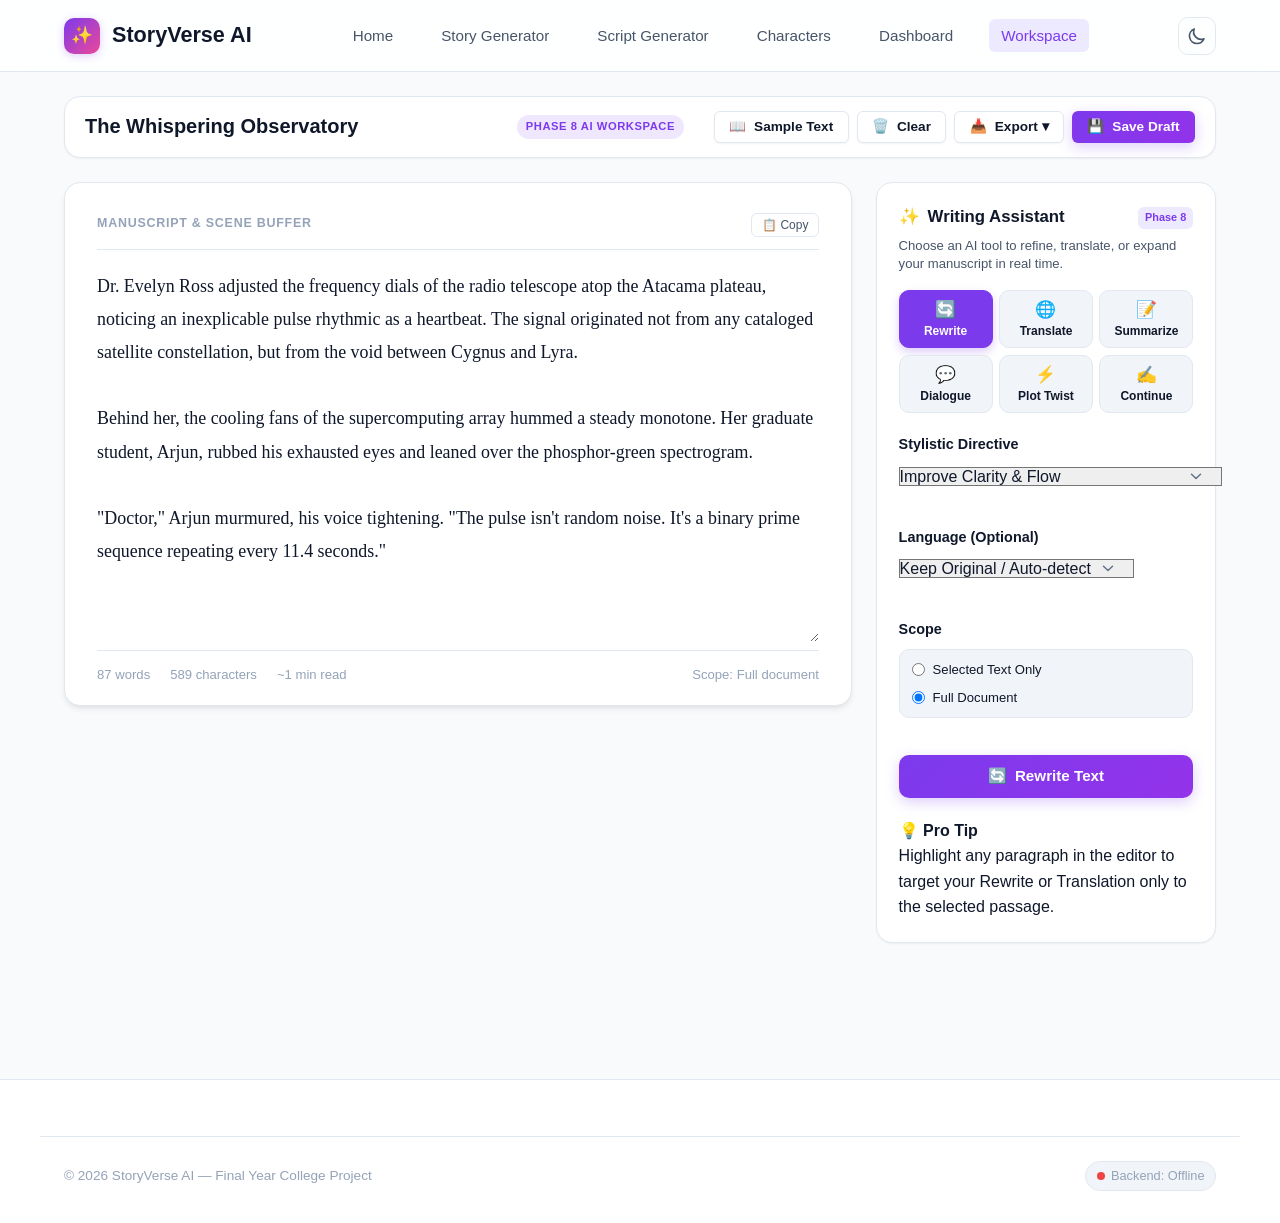
<file: frontend/pages/editor.html>
<!DOCTYPE html>
<html lang="en" data-theme="light">
<head>
  <meta charset="UTF-8">
  <meta name="viewport" content="width=device-width, initial-scale=1.0">
  <title>Workspace Editor — StoryVerse AI</title>
  
  <link rel="stylesheet" href="../css/style.css">
  <link rel="stylesheet" href="../css/components.css">
  <link rel="stylesheet" href="../css/responsive.css">
  <link rel="stylesheet" href="../css/editor.css">
  
  <script src="../js/theme.js"></script>
</head>
<body>

  <!-- Header -->
  <header class="header">
    <div class="container header-inner">
      <a href="../index.html" class="brand">
        <div class="brand-icon">✨</div>
        <span>StoryVerse AI</span>
      </a>

      <nav>
        <ul class="nav-menu">
          <li><a href="../index.html" class="nav-link">Home</a></li>
          <li><a href="story.html" class="nav-link">Story Generator</a></li>
          <li><a href="script.html" class="nav-link">Script Generator</a></li>
          <li><a href="characters.html" class="nav-link">Characters</a></li>
          <li><a href="dashboard.html" class="nav-link">Dashboard</a></li>
          <li><a href="editor.html" class="nav-link active">Workspace</a></li>
        </ul>
      </nav>

      <div class="nav-actions">
        <button class="theme-toggle" aria-label="Toggle Theme">
          <svg class="theme-icon-moon" fill="none" stroke="currentColor" viewBox="0 0 24 24"><path stroke-linecap="round" stroke-linejoin="round" stroke-width="2" d="M20.354 15.354A9 9 0 018.646 3.646 9.003 9.003 0 0012 21a9.003 9.003 0 008.354-5.646z"></path></svg>
          <svg class="theme-icon-sun" fill="none" stroke="currentColor" viewBox="0 0 24 24"><path stroke-linecap="round" stroke-linejoin="round" stroke-width="2" d="M12 3v1m0 16v1m9-9h-1M4 9H3m15.364 6.364l-.707-.707M6.343 6.343l-.707-.707m12.728 0l-.707.707M6.343 17.657l-.707.707M16 12a4 4 0 11-8 0 4 4 0 018 0z"></path></svg>
        </button>
        <button class="mobile-toggle" aria-label="Open Navigation">☰</button>
      </div>
    </div>
  </header>

  <main class="editor-page">
    <div class="container">
      <!-- Editor Top Bar -->
      <div class="editor-toolbar">
        <div class="editor-title-wrap">
          <input type="text" id="editorTitle" class="editor-title-input" value="The Whispering Observatory" placeholder="Document Title...">
          <span class="editor-badge-tag">Phase 8 AI Workspace</span>
        </div>

        <div class="editor-tool-group">
          <button class="btn btn-secondary btn-sm" id="btnSampleText" title="Load sample literary scene">
            <span>📖</span> Sample Text
          </button>
          <button class="btn btn-secondary btn-sm" id="btnClearText" title="Clear writing area">
            <span>🗑️</span> Clear
          </button>
          <div class="dropdown-wrapper">
            <button class="btn btn-secondary btn-sm" id="exportDropdownBtn">
              <span>📥</span> Export ▾
            </button>
            <div class="export-dropdown-menu" id="exportDropdownMenu" style="display: none;">
              <button class="dropdown-item" data-format="txt"><span>📄</span> Plain Text (.txt)</button>
              <button class="dropdown-item" data-format="pdf"><span>📑</span> PDF Document (.pdf)</button>
              <button class="dropdown-item" data-format="docx"><span>📝</span> Word Document (.docx)</button>
            </div>
          </div>
          <button class="btn btn-primary btn-sm" id="saveProjectBtn">
            <span>💾</span> Save Draft
          </button>
        </div>
      </div>

      <!-- Main Editor & Assistant Layout -->
      <div class="editor-container">
        <!-- Writing Area -->
        <div class="editor-main-col">
          <div class="editor-paper">
            <div class="editor-paper-header">
              <span class="paper-label">Manuscript & Scene Buffer</span>
              <div class="paper-quick-actions">
                <button class="btn-icon-subtle" id="btnCopyEditorText" title="Copy manuscript to clipboard">📋 Copy</button>
              </div>
            </div>

            <textarea id="editorTextarea" class="editor-textarea" spellcheck="true" placeholder="Start typing your manuscript, screenplay scenes, or notes here... (You can also select text to apply AI tools specifically to your selection)">Dr. Evelyn Ross adjusted the frequency dials of the radio telescope atop the Atacama plateau, noticing an inexplicable pulse rhythmic as a heartbeat. The signal originated not from any cataloged satellite constellation, but from the void between Cygnus and Lyra.

Behind her, the cooling fans of the supercomputing array hummed a steady monotone. Her graduate student, Arjun, rubbed his exhausted eyes and leaned over the phosphor-green spectrogram.

"Doctor," Arjun murmured, his voice tightening. "The pulse isn't random noise. It's a binary prime sequence repeating every 11.4 seconds."</textarea>

            <div class="editor-stats-bar">
              <span id="wordCount">0 words</span>
              <span id="charCount">0 characters</span>
              <span id="readingTime">1 min read</span>
              <span id="selectionStatus" class="selection-status">Scope: Full document</span>
            </div>
          </div>

          <!-- AI Assistant Result Card & Comparison Panel -->
          <div id="aiResultCard" class="ai-result-card" style="display: none;">
            <div class="result-card-header">
              <div class="result-card-title-group">
                <span class="result-icon" id="resultIcon">✨</span>
                <div>
                  <h3 class="result-heading" id="resultHeading">AI Assistant Output</h3>
                  <div class="result-meta-badges" id="resultMetaBadges">
                    <span class="badge badge-primary" id="badgeOperation">Rewrite</span>
                    <span class="badge badge-secondary" id="badgeModel">Gemini Pro</span>
                  </div>
                </div>
              </div>

              <div class="result-card-actions">
                <button class="btn btn-primary btn-sm" id="btnReplaceText">
                  <span>🔄</span> Replace in Editor
                </button>
                <button class="btn btn-secondary btn-sm" id="btnAppendText">
                  <span>➕</span> Append to End
                </button>
                <button class="btn btn-secondary btn-sm" id="btnCopyResult">
                  <span>📋</span> Copy
                </button>
                <button class="btn btn-icon-only btn-sm" id="btnDismissResult" title="Dismiss result">✕</button>
              </div>
            </div>

            <!-- Comparison Tabs (Diff/View) -->
            <div class="result-view-tabs">
              <button class="view-tab-btn active" data-view="generated">Generated Output</button>
              <button class="view-tab-btn" data-view="comparison" id="btnTabComparison">Side-by-Side Comparison</button>
            </div>

            <!-- Single Output View -->
            <div class="result-content-view" id="viewSingleOutput">
              <div class="result-text-box" id="resultOutputText"></div>
            </div>

            <!-- Side-by-Side Comparison View -->
            <div class="result-comparison-view" id="viewComparison" style="display: none;">
              <div class="comparison-column">
                <div class="comparison-header">Original Text</div>
                <div class="comparison-body" id="comparisonOriginalText"></div>
              </div>
              <div class="comparison-column comparison-column-generated">
                <div class="comparison-header">AI Enhanced Version</div>
                <div class="comparison-body" id="comparisonGeneratedText"></div>
              </div>
            </div>
          </div>
        </div>

        <!-- AI Assistant Sidebar -->
        <aside class="assistant-panel" aria-label="AI Writing Assistant Sidebar">
          <div class="assistant-panel-header">
            <h3 class="assistant-panel-title">
              <span>✨</span> Writing Assistant
            </h3>
            <span class="assistant-tag">Phase 8</span>
          </div>

          <p class="assistant-desc">Choose an AI tool to refine, translate, or expand your manuscript in real time.</p>

          <!-- Assistant Tool Selection Pills -->
          <div class="tool-selector-nav">
            <button class="tool-pill active" data-tool="rewrite">
              <span>🔄</span> Rewrite
            </button>
            <button class="tool-pill" data-tool="translate">
              <span>🌐</span> Translate
            </button>
            <button class="tool-pill" data-tool="summarize">
              <span>📝</span> Summarize
            </button>
            <button class="tool-pill" data-tool="dialogue">
              <span>💬</span> Dialogue
            </button>
            <button class="tool-pill" data-tool="twist">
              <span>⚡</span> Plot Twist
            </button>
            <button class="tool-pill" data-tool="continue">
              <span>✍️</span> Continue
            </button>
          </div>

          <!-- Tool Forms Container -->
          <div class="tool-forms-container">

            <!-- 1. Rewrite Tool Form -->
            <div class="tool-form-panel active" id="form-rewrite">
              <div class="form-group">
                <label for="rewriteStyle" class="form-label">Stylistic Directive</label>
                <select id="rewriteStyle" class="form-select">
                  <option value="improve clarity" selected>Improve Clarity & Flow</option>
                  <option value="improve grammar">Fix Grammar & Polish Phrasing</option>
                  <option value="make it professional">Make Professional & Formal</option>
                  <option value="make it creative">Make Imaginative & Sensory</option>
                  <option value="make it engaging">Make Engaging & Fast-Paced</option>
                  <option value="simplify language">Simplify Vocabulary & Sentence Length</option>
                </select>
              </div>

              <div class="form-group">
                <label for="rewriteLanguage" class="form-label">Language (Optional)</label>
                <select id="rewriteLanguage" class="form-select">
                  <option value="">Keep Original / Auto-detect</option>
                  <option value="English">English</option>
                  <option value="Telugu">Telugu</option>
                  <option value="Tamil">Tamil</option>
                  <option value="Hindi">Hindi</option>
                </select>
              </div>

              <div class="form-group">
                <label class="form-label">Scope</label>
                <div class="scope-radio-group">
                  <label class="radio-label">
                    <input type="radio" name="rewriteScope" value="selected" id="scopeRewriteSelected">
                    <span>Selected Text Only</span>
                  </label>
                  <label class="radio-label">
                    <input type="radio" name="rewriteScope" value="full" id="scopeRewriteFull" checked>
                    <span>Full Document</span>
                  </label>
                </div>
              </div>

              <button class="btn btn-primary btn-block" id="btnExecuteRewrite">
                <span>🔄</span> Rewrite Text
              </button>
            </div>

            <!-- 2. Translate Tool Form -->
            <div class="tool-form-panel" id="form-translate" style="display: none;">
              <div class="form-group">
                <label for="translateTargetLang" class="form-label">Target Language</label>
                <select id="translateTargetLang" class="form-select">
                  <option value="English">English</option>
                  <option value="Telugu">Telugu (తెలుగు)</option>
                  <option value="Tamil">Tamil (தமிழ்)</option>
                  <option value="Hindi">Hindi (हिन्दी)</option>
                </select>
              </div>

              <div class="form-group">
                <label class="form-label">Scope</label>
                <div class="scope-radio-group">
                  <label class="radio-label">
                    <input type="radio" name="translateScope" value="selected" id="scopeTranslateSelected">
                    <span>Selected Text Only</span>
                  </label>
                  <label class="radio-label">
                    <input type="radio" name="translateScope" value="full" id="scopeTranslateFull" checked>
                    <span>Full Document</span>
                  </label>
                </div>
              </div>

              <button class="btn btn-primary btn-block" id="btnExecuteTranslate">
                <span>🌐</span> Translate Text
              </button>
            </div>

            <!-- 3. Summarize Tool Form -->
            <div class="tool-form-panel" id="form-summarize" style="display: none;">
              <div class="form-group">
                <label for="summarizeLength" class="form-label">Summary Length</label>
                <select id="summarizeLength" class="form-select">
                  <option value="short">Short (1–2 concise paragraphs)</option>
                  <option value="medium" selected>Medium (Standard synopsis)</option>
                  <option value="detailed">Detailed (Comprehensive breakdown)</option>
                </select>
              </div>

              <div class="form-group">
                <label for="summarizeLanguage" class="form-label">Output Language (Optional)</label>
                <select id="summarizeLanguage" class="form-select">
                  <option value="">Same as Manuscript</option>
                  <option value="English">English</option>
                  <option value="Telugu">Telugu</option>
                  <option value="Tamil">Tamil</option>
                  <option value="Hindi">Hindi</option>
                </select>
              </div>

              <button class="btn btn-primary btn-block" id="btnExecuteSummarize">
                <span>📝</span> Summarize Text
              </button>
            </div>

            <!-- 4. Dialogue Generator Tool Form -->
            <div class="tool-form-panel" id="form-dialogue" style="display: none;">
              <div class="form-group">
                <label for="dialogueCharacters" class="form-label">Characters Speaking</label>
                <input type="text" id="dialogueCharacters" class="form-input" placeholder="e.g. Dr. Ross, Arjun" value="Dr. Ross, Arjun">
              </div>

              <div class="form-group">
                <label for="dialogueGenre" class="form-label">Genre</label>
                <select id="dialogueGenre" class="form-select">
                  <option value="Science Fiction" selected>Science Fiction</option>
                  <option value="Mystery">Mystery</option>
                  <option value="Thriller">Thriller</option>
                  <option value="Drama">Drama</option>
                  <option value="Fantasy">Fantasy</option>
                  <option value="Romance">Romance</option>
                  <option value="Comedy">Comedy</option>
                  <option value="Horror">Horror</option>
                  <option value="Adventure">Adventure</option>
                </select>
              </div>

              <div class="form-group">
                <label for="dialogueTone" class="form-label">Emotional Tone</label>
                <select id="dialogueTone" class="form-select">
                  <option value="Tense" selected>Tense & Urgent</option>
                  <option value="Suspenseful">Suspenseful</option>
                  <option value="Emotional">Emotional & Vulnerable</option>
                  <option value="Dramatic">Dramatic</option>
                  <option value="Mysterious">Mysterious</option>
                  <option value="Funny">Funny & Witty</option>
                  <option value="Romantic">Romantic</option>
                  <option value="Dark">Dark</option>
                  <option value="Inspirational">Inspirational</option>
                </select>
              </div>

              <div class="form-group">
                <label for="dialogueLanguage" class="form-label">Language</label>
                <select id="dialogueLanguage" class="form-select">
                  <option value="English" selected>English</option>
                  <option value="Telugu">Telugu</option>
                  <option value="Tamil">Tamil</option>
                  <option value="Hindi">Hindi</option>
                </select>
              </div>

              <button class="btn btn-primary btn-block" id="btnExecuteDialogue">
                <span>💬</span> Generate Dialogue
              </button>
            </div>

            <!-- 5. Plot Twist Tool Form -->
            <div class="tool-form-panel" id="form-twist" style="display: none;">
              <div class="form-group">
                <label for="twistGenre" class="form-label">Genre</label>
                <select id="twistGenre" class="form-select">
                  <option value="Science Fiction" selected>Science Fiction</option>
                  <option value="Mystery">Mystery</option>
                  <option value="Thriller">Thriller</option>
                  <option value="Drama">Drama</option>
                  <option value="Fantasy">Fantasy</option>
                  <option value="Horror">Horror</option>
                  <option value="Adventure">Adventure</option>
                </select>
              </div>

              <div class="form-group">
                <label for="twistTone" class="form-label">Tone</label>
                <select id="twistTone" class="form-select">
                  <option value="Suspenseful" selected>Suspenseful</option>
                  <option value="Dramatic">Dramatic</option>
                  <option value="Mysterious">Mysterious</option>
                  <option value="Dark">Dark</option>
                  <option value="Emotional">Emotional</option>
                </select>
              </div>

              <div class="form-group">
                <label for="twistLanguage" class="form-label">Language</label>
                <select id="twistLanguage" class="form-select">
                  <option value="English" selected>English</option>
                  <option value="Telugu">Telugu</option>
                  <option value="Tamil">Tamil</option>
                  <option value="Hindi">Hindi</option>
                </select>
              </div>

              <button class="btn btn-primary btn-block" id="btnExecuteTwist">
                <span>⚡</span> Generate Plot Twists
              </button>
            </div>

            <!-- 6. Continue Writing Tool Form -->
            <div class="tool-form-panel" id="form-continue" style="display: none;">
              <div class="form-group">
                <label for="continueDirection" class="form-label">Story Direction (Optional)</label>
                <textarea id="continueDirection" class="form-textarea form-textarea-sm" rows="3" placeholder="e.g. Reveal what the binary prime sequence decodes into, or introduce an unexpected intruder..."></textarea>
              </div>

              <div class="form-group">
                <label for="continueTone" class="form-label">Tone (Optional)</label>
                <select id="continueTone" class="form-select">
                  <option value="">Match Existing Flow</option>
                  <option value="Suspenseful">Suspenseful</option>
                  <option value="Tense">Tense</option>
                  <option value="Dramatic">Dramatic</option>
                  <option value="Emotional">Emotional</option>
                  <option value="Mysterious">Mysterious</option>
                  <option value="Dark">Dark</option>
                </select>
              </div>

              <div class="form-group">
                <label for="continueLanguage" class="form-label">Language (Optional)</label>
                <select id="continueLanguage" class="form-select">
                  <option value="">Same as Manuscript</option>
                  <option value="English">English</option>
                  <option value="Telugu">Telugu</option>
                  <option value="Tamil">Tamil</option>
                  <option value="Hindi">Hindi</option>
                </select>
              </div>

              <button class="btn btn-primary btn-block" id="btnExecuteContinue">
                <span>✍️</span> Continue Writing
              </button>
            </div>

          </div>

          <!-- Loading indicator -->
          <div id="assistantLoading" class="assistant-loading-box" style="display: none;">
            <div class="spinner"></div>
            <p id="assistantLoadingText" class="assistant-loading-text">Generating with AI...</p>
          </div>

          <!-- Tips box -->
          <div class="tip-box">
            <h4>💡 Pro Tip</h4>
            <p>Highlight any paragraph in the editor to target your Rewrite or Translation only to the selected passage.</p>
          </div>
        </aside>
      </div>
    </div>
  </main>

  <footer class="footer">
    <div class="container footer-bottom">
      <div>&copy; 2026 StoryVerse AI — Final Year College Project</div>
      <div class="backend-status-badge">
        <span class="status-dot"></span>
        <span class="status-text">Backend Status</span>
      </div>
    </div>
  </footer>

  <script src="../js/config.js"></script>
  <script src="../js/api.js"></script>
  <script src="../js/main.js"></script>
  <script src="../js/editor.js"></script>
</body>
</html>
</file>
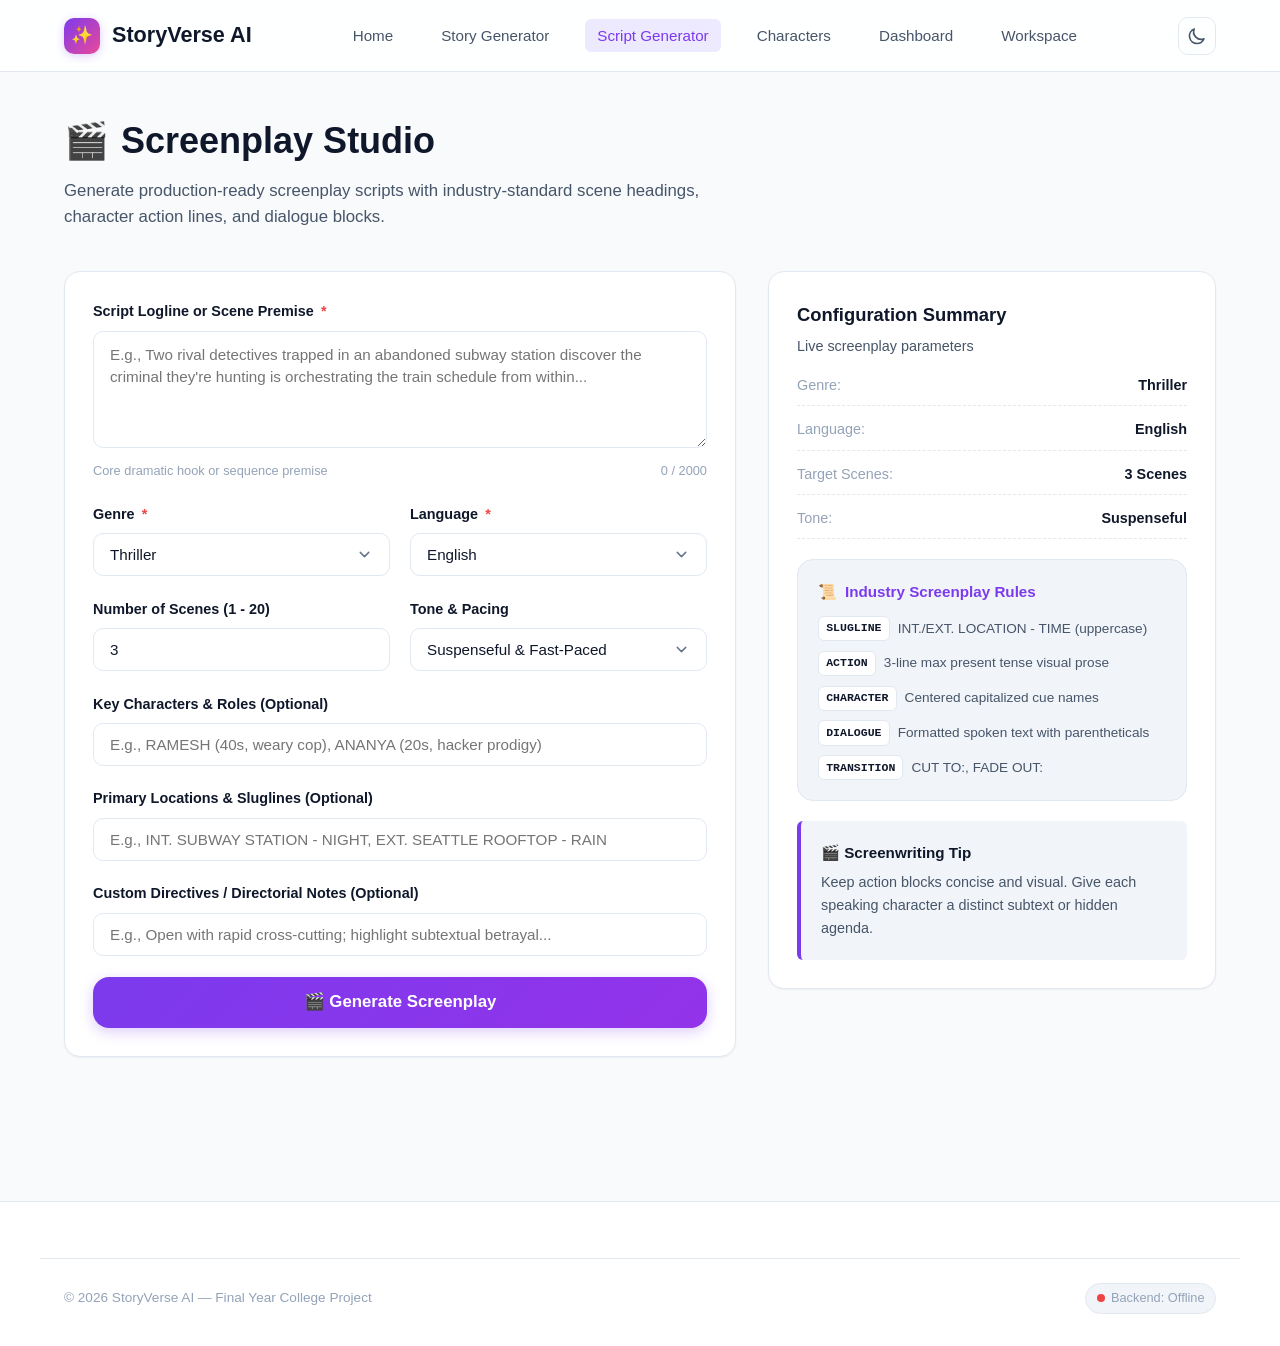
<file: frontend/pages/script.html>
<!DOCTYPE html>
<html lang="en" data-theme="light">
<head>
  <meta charset="UTF-8">
  <meta name="viewport" content="width=device-width, initial-scale=1.0">
  <title>Script Generator — StoryVerse AI</title>
  
  <link rel="stylesheet" href="../css/style.css">
  <link rel="stylesheet" href="../css/components.css">
  <link rel="stylesheet" href="../css/responsive.css">
  <link rel="stylesheet" href="../css/story.css">
  <link rel="stylesheet" href="../css/script.css">
  
  <script src="../js/theme.js"></script>
</head>
<body>

  <!-- Header -->
  <header class="header">
    <div class="container header-inner">
      <a href="../index.html" class="brand">
        <div class="brand-icon">✨</div>
        <span>StoryVerse AI</span>
      </a>

      <nav>
        <ul class="nav-menu">
          <li><a href="../index.html" class="nav-link">Home</a></li>
          <li><a href="story.html" class="nav-link">Story Generator</a></li>
          <li><a href="script.html" class="nav-link active">Script Generator</a></li>
          <li><a href="characters.html" class="nav-link">Characters</a></li>
          <li><a href="dashboard.html" class="nav-link">Dashboard</a></li>
          <li><a href="editor.html" class="nav-link">Workspace</a></li>
        </ul>
      </nav>

      <div class="nav-actions">
        <button class="theme-toggle" aria-label="Toggle Theme">
          <svg class="theme-icon-moon" fill="none" stroke="currentColor" viewBox="0 0 24 24"><path stroke-linecap="round" stroke-linejoin="round" stroke-width="2" d="M20.354 15.354A9 9 0 018.646 3.646 9.003 9.003 0 0012 21a9.003 9.003 0 008.354-5.646z"></path></svg>
          <svg class="theme-icon-sun" fill="none" stroke="currentColor" viewBox="0 0 24 24"><path stroke-linecap="round" stroke-linejoin="round" stroke-width="2" d="M12 3v1m0 16v1m9-9h-1M4 9H3m15.364 6.364l-.707-.707M6.343 6.343l-.707-.707m12.728 0l-.707.707M6.343 17.657l-.707.707M16 12a4 4 0 11-8 0 4 4 0 018 0z"></path></svg>
        </button>
        <button class="mobile-toggle" aria-label="Open Navigation">☰</button>
      </div>
    </div>
  </header>

  <main class="generator-page">
    <div class="container">
      <div class="page-header">
        <h1 class="page-title"><span>🎬</span> Screenplay Studio</h1>
        <p class="page-subtitle">Generate production-ready screenplay scripts with industry-standard scene headings, character action lines, and dialogue blocks.</p>
      </div>

      <div class="generator-layout">
        <!-- Input Form Card -->
        <div class="card">
          <form id="scriptForm">
            <!-- Topic / Logline -->
            <div class="form-group">
              <label for="scriptTopic" class="form-label">Script Logline or Scene Premise <span class="required">*</span></label>
              <textarea id="scriptTopic" class="form-control" placeholder="E.g., Two rival detectives trapped in an abandoned subway station discover the criminal they're hunting is orchestrating the train schedule from within..." maxlength="2000" rows="4" required></textarea>
              <div class="form-hint">
                <span>Core dramatic hook or sequence premise</span>
                <span id="scriptCharCount">0 / 2000</span>
              </div>
            </div>

            <!-- Genre & Language -->
            <div class="form-grid-2">
              <div class="form-group">
                <label for="scriptGenre" class="form-label">Genre <span class="required">*</span></label>
                <select id="scriptGenre" class="form-control form-select">
                  <option value="Thriller" selected>Thriller</option>
                  <option value="Action">Action</option>
                  <option value="Drama">Drama</option>
                  <option value="Comedy">Comedy</option>
                  <option value="Horror">Horror</option>
                  <option value="Science Fiction">Science Fiction</option>
                  <option value="Mystery">Mystery</option>
                  <option value="Romance">Romance</option>
                </select>
              </div>

              <div class="form-group">
                <label for="scriptLanguage" class="form-label">Language <span class="required">*</span></label>
                <select id="scriptLanguage" class="form-control form-select">
                  <option value="English" selected>English</option>
                  <option value="Telugu">Telugu (తెలుగు)</option>
                  <option value="Tamil">Tamil (தமிழ்)</option>
                  <option value="Hindi">Hindi (हिंदी)</option>
                </select>
              </div>
            </div>

            <!-- Number of Scenes & Tone -->
            <div class="form-grid-2">
              <div class="form-group">
                <label for="numScenes" class="form-label">Number of Scenes (1 - 20)</label>
                <input type="number" id="numScenes" class="form-control" min="1" max="20" value="3">
              </div>

              <div class="form-group">
                <label for="scriptTone" class="form-label">Tone & Pacing</label>
                <select id="scriptTone" class="form-control form-select">
                  <option value="Suspenseful" selected>Suspenseful & Fast-Paced</option>
                  <option value="Emotional">Emotional & Dialogue-Heavy</option>
                  <option value="Funny">Comedic & Quirky</option>
                  <option value="Dark">Dark & Atmospheric</option>
                  <option value="Inspirational">Inspirational & High-Stakes</option>
                </select>
              </div>
            </div>

            <!-- Characters involved -->
            <div class="form-group">
              <label for="scriptCharacters" class="form-label">Key Characters & Roles (Optional)</label>
              <input type="text" id="scriptCharacters" class="form-control" placeholder="E.g., RAMESH (40s, weary cop), ANANYA (20s, hacker prodigy)">
            </div>

            <!-- Setting -->
            <div class="form-group">
              <label for="scriptSetting" class="form-label">Primary Locations & Sluglines (Optional)</label>
              <input type="text" id="scriptSetting" class="form-control" placeholder="E.g., INT. SUBWAY STATION - NIGHT, EXT. SEATTLE ROOFTOP - RAIN">
            </div>

            <!-- Additional Creative Instructions -->
            <div class="form-group">
              <label for="scriptInstructions" class="form-label">Custom Directives / Directorial Notes (Optional)</label>
              <input type="text" id="scriptInstructions" class="form-control" placeholder="E.g., Open with rapid cross-cutting; highlight subtextual betrayal...">
            </div>

            <button type="submit" class="btn btn-primary btn-block btn-lg" id="generateScriptBtn">
              <span class="btn-text">🎬 Generate Screenplay</span>
            </button>
          </form>
        </div>

        <!-- Sidebar Guidelines -->
        <div class="preview-sidebar">
          <div class="card">
            <h3 class="card-title" style="font-size: 1.15rem;">Configuration Summary</h3>
            <p class="card-subtitle">Live screenplay parameters</p>

            <ul class="parameter-summary">
              <li>
                <span class="parameter-label">Genre:</span>
                <span class="parameter-val" id="summaryScriptGenre">Thriller</span>
              </li>
              <li>
                <span class="parameter-label">Language:</span>
                <span class="parameter-val" id="summaryScriptLanguage">English</span>
              </li>
              <li>
                <span class="parameter-label">Target Scenes:</span>
                <span class="parameter-val" id="summaryScriptScenes">3 Scenes</span>
              </li>
              <li>
                <span class="parameter-label">Tone:</span>
                <span class="parameter-val" id="summaryScriptTone">Suspenseful</span>
              </li>
            </ul>

            <div class="script-format-guide">
              <h4><span>📜</span> Industry Screenplay Rules</h4>
              <ul class="script-elements-list">
                <li><span class="element-pill">SLUGLINE</span> INT./EXT. LOCATION - TIME (uppercase)</li>
                <li><span class="element-pill">ACTION</span> 3-line max present tense visual prose</li>
                <li><span class="element-pill">CHARACTER</span> Centered capitalized cue names</li>
                <li><span class="element-pill">DIALOGUE</span> Formatted spoken text with parentheticals</li>
                <li><span class="element-pill">TRANSITION</span> CUT TO:, FADE OUT:</li>
              </ul>
            </div>

            <div class="tip-box" style="margin-top: 1.25rem;">
              <h4>🎬 Screenwriting Tip</h4>
              <p>Keep action blocks concise and visual. Give each speaking character a distinct subtext or hidden agenda.</p>
            </div>
          </div>
        </div>
      </div>

      <!-- Loading State Overlay -->
      <div class="story-loading-state" id="scriptLoadingState" style="display: none;">
        <div class="loading-spinner"></div>
        <div class="loading-clapper">🎬</div>
        <h3 class="loading-title">Drafting Production Screenplay...</h3>
        <p class="loading-subtitle">Formatting sluglines, action beats, and cinematic dialogues via Gemini AI.</p>
        <div class="loading-progress-bar">
          <div class="loading-progress-fill"></div>
        </div>
      </div>

      <!-- Generated Screenplay Result Section -->
      <section class="script-result-section" id="scriptResultSection" style="display: none;">
        <div class="script-result-card">
          <!-- Header Row -->
          <div class="script-header-row">
            <div>
              <h2 class="script-title-display" id="resultScriptTitle">Screenplay Title</h2>
              <div class="script-meta-tags">
                <span class="badge badge-primary" id="resultGenreBadge">Thriller</span>
                <span class="badge badge-secondary" id="resultLanguageBadge">English</span>
                <span class="badge badge-secondary" id="resultScenesBadge">3 Scenes</span>
                <span class="badge badge-secondary" id="resultToneBadge">Suspenseful</span>
              </div>
            </div>

            <!-- Action Toolbar -->
            <div class="script-action-toolbar">
              <button class="btn btn-secondary btn-sm" id="scriptSaveProjectBtn" title="Save to database portfolio">
                <span>💾 Save Project</span>
              </button>
              <button class="btn btn-secondary btn-sm" id="scriptCopyBtn" title="Copy to clipboard">
                <span>📋 Copy Script</span>
              </button>
              <div class="dropdown-wrapper">
                <button class="btn btn-secondary btn-sm" id="scriptExportBtn" title="Export screenplay">
                  <span>📥 Export ▾</span>
                </button>
                <div class="export-dropdown-menu" id="scriptExportMenu" style="display: none;">
                  <button class="dropdown-item" data-format="txt"><span>📄 Plain Text (.txt)</span></button>
                  <button class="dropdown-item" data-format="pdf"><span>📑 PDF Document (.pdf)</span></button>
                  <button class="dropdown-item" data-format="docx"><span>📝 Word Document (.docx)</span></button>
                </div>
              </div>
              <button class="btn btn-secondary btn-sm" id="scriptGenerateSceneBtn" title="Generate Next Scene">
                <span>➕ Add Scene</span>
              </button>
              <button class="btn btn-primary btn-sm" id="scriptRegenerateBtn" title="Regenerate script">
                <span>🔄 Regenerate</span>
              </button>
            </div>
          </div>

          <!-- Logline Banner -->
          <div class="script-logline-box" id="resultScriptLoglineBox">
            <span class="logline-tag">LOGLINE</span>
            <p id="resultScriptLogline" class="logline-text"></p>
          </div>

          <!-- Characters Banner -->
          <div class="script-characters-box" id="resultScriptCharactersBox" style="display: none;">
            <span class="characters-tag">CHARACTERS</span>
            <p id="resultScriptCharacters" class="characters-text"></p>
          </div>

          <!-- View Mode Toggle -->
          <div class="script-view-modes">
            <button class="view-mode-btn active" id="viewScreenplayBtn">🎬 Screenplay Format (Courier)</button>
            <button class="view-mode-btn" id="viewSceneCardsBtn">📑 Scene Breakdown Cards</button>
            <button class="view-mode-btn" id="viewEditableBtn">✏️ Editable Manuscript</button>
          </div>

          <!-- 1. Screenplay Format View (Hollywood Standard) -->
          <div class="screenplay-view-container" id="screenplayView">
            <div class="screenplay-page" id="screenplayContent">
              <!-- Rendered via JS -->
            </div>
          </div>

          <!-- 2. Scene Cards View -->
          <div class="scene-cards-container" id="sceneCardsView" style="display: none;">
            <!-- Rendered via JS -->
          </div>

          <!-- 3. Editable Textarea View -->
          <div class="script-editable-view" id="editableView" style="display: none;">
            <label for="scriptEditableText" class="form-label" style="font-weight: 600;">Full Screenplay Text (Editable)</label>
            <textarea id="scriptEditableText" class="script-editor-textarea" rows="22"></textarea>
            <div class="form-hint" style="margin-top: 0.5rem;">
              <span>Changes made here can be copied directly or exported.</span>
            </div>
          </div>
        </div>
      </section>
    </div>
  </main>

  <footer class="footer">
    <div class="container footer-bottom">
      <div>&copy; 2026 StoryVerse AI — Final Year College Project</div>
      <div class="backend-status-badge">
        <span class="status-dot"></span>
        <span class="status-text">Backend Status</span>
      </div>
    </div>
  </footer>

  <script src="../js/config.js"></script>
  <script src="../js/api.js"></script>
  <script src="../js/main.js"></script>
  <script src="../js/script.js"></script>
</body>
</html>
</file>
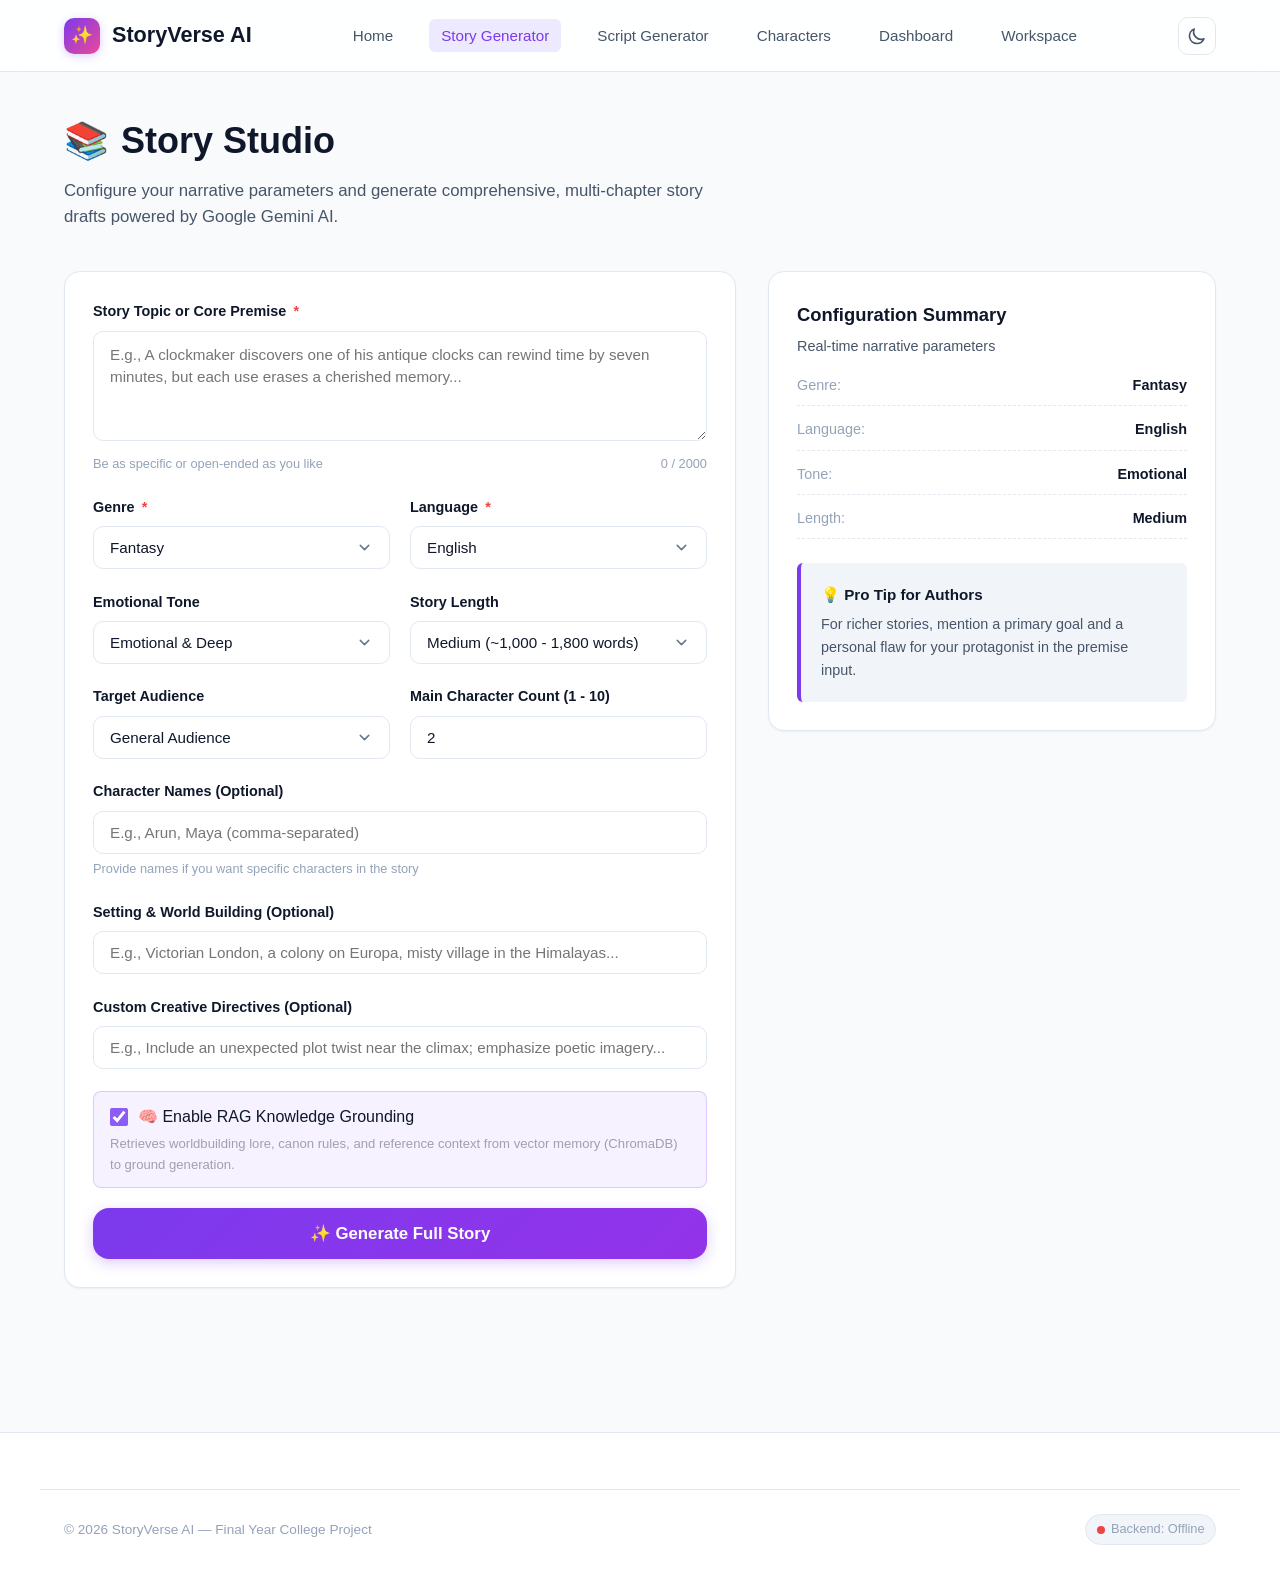
<file: frontend/pages/story.html>
<!DOCTYPE html>
<html lang="en" data-theme="light">
<head>
  <meta charset="UTF-8">
  <meta name="viewport" content="width=device-width, initial-scale=1.0">
  <title>Story Generator — StoryVerse AI</title>
  
  <link rel="stylesheet" href="../css/style.css">
  <link rel="stylesheet" href="../css/components.css">
  <link rel="stylesheet" href="../css/responsive.css">
  <link rel="stylesheet" href="../css/story.css">
  
  <script src="../js/theme.js"></script>
</head>
<body>

  <!-- Header -->
  <header class="header">
    <div class="container header-inner">
      <a href="../index.html" class="brand">
        <div class="brand-icon">✨</div>
        <span>StoryVerse AI</span>
      </a>

      <nav>
        <ul class="nav-menu">
          <li><a href="../index.html" class="nav-link">Home</a></li>
          <li><a href="story.html" class="nav-link active">Story Generator</a></li>
          <li><a href="script.html" class="nav-link">Script Generator</a></li>
          <li><a href="characters.html" class="nav-link">Characters</a></li>
          <li><a href="dashboard.html" class="nav-link">Dashboard</a></li>
          <li><a href="editor.html" class="nav-link">Workspace</a></li>
        </ul>
      </nav>

      <div class="nav-actions">
        <button class="theme-toggle" aria-label="Toggle Theme">
          <svg class="theme-icon-moon" fill="none" stroke="currentColor" viewBox="0 0 24 24"><path stroke-linecap="round" stroke-linejoin="round" stroke-width="2" d="M20.354 15.354A9 9 0 018.646 3.646 9.003 9.003 0 0012 21a9.003 9.003 0 008.354-5.646z"></path></svg>
          <svg class="theme-icon-sun" fill="none" stroke="currentColor" viewBox="0 0 24 24"><path stroke-linecap="round" stroke-linejoin="round" stroke-width="2" d="M12 3v1m0 16v1m9-9h-1M4 9H3m15.364 6.364l-.707-.707M6.343 6.343l-.707-.707m12.728 0l-.707.707M6.343 17.657l-.707.707M16 12a4 4 0 11-8 0 4 4 0 018 0z"></path></svg>
        </button>
        <button class="mobile-toggle" aria-label="Open Navigation">☰</button>
      </div>
    </div>
  </header>

  <main class="generator-page">
    <div class="container">
      <div class="page-header">
        <h1 class="page-title"><span>📚</span> Story Studio</h1>
        <p class="page-subtitle">Configure your narrative parameters and generate comprehensive, multi-chapter story drafts powered by Google Gemini AI.</p>
      </div>

      <div class="generator-layout">
        <!-- Input Form Card -->
        <div class="card">
          <form id="storyForm">
            <!-- Topic / Premise -->
            <div class="form-group">
              <label for="topic" class="form-label">Story Topic or Core Premise <span class="required">*</span></label>
              <textarea id="topic" class="form-control" placeholder="E.g., A clockmaker discovers one of his antique clocks can rewind time by seven minutes, but each use erases a cherished memory..." maxlength="2000" required></textarea>
              <div class="form-hint">
                <span>Be as specific or open-ended as you like</span>
                <span id="topicCharCount">0 / 2000</span>
              </div>
            </div>

            <!-- Genre & Language -->
            <div class="form-grid-2">
              <div class="form-group">
                <label for="genre" class="form-label">Genre <span class="required">*</span></label>
                <select id="genre" class="form-control form-select">
                  <option value="Fantasy" selected>Fantasy</option>
                  <option value="Science Fiction">Science Fiction</option>
                  <option value="Horror">Horror</option>
                  <option value="Romance">Romance</option>
                  <option value="Comedy">Comedy</option>
                  <option value="Thriller">Thriller</option>
                  <option value="Drama">Drama</option>
                  <option value="Mystery">Mystery</option>
                  <option value="Adventure">Adventure</option>
                </select>
              </div>

              <div class="form-group">
                <label for="language" class="form-label">Language <span class="required">*</span></label>
                <select id="language" class="form-control form-select">
                  <option value="English" selected>English</option>
                  <option value="Telugu">Telugu (తెలుగు)</option>
                  <option value="Tamil">Tamil (தமிழ்)</option>
                  <option value="Hindi">Hindi (हिंदी)</option>
                </select>
              </div>
            </div>

            <!-- Tone & Length -->
            <div class="form-grid-2">
              <div class="form-group">
                <label for="tone" class="form-label">Emotional Tone</label>
                <select id="tone" class="form-control form-select">
                  <option value="Emotional" selected>Emotional & Deep</option>
                  <option value="Suspenseful">Suspenseful & Tense</option>
                  <option value="Inspirational">Inspirational & Uplifting</option>
                  <option value="Funny">Funny & Witty</option>
                  <option value="Dark">Dark & Gritty</option>
                  <option value="Romantic">Romantic</option>
                </select>
              </div>

              <div class="form-group">
                <label for="length" class="form-label">Story Length</label>
                <select id="length" class="form-control form-select">
                  <option value="Short">Short (~500 - 800 words)</option>
                  <option value="Medium" selected>Medium (~1,000 - 1,800 words)</option>
                  <option value="Long">Long (~2,000 - 3,500 words)</option>
                </select>
              </div>
            </div>

            <!-- Audience & Character Count -->
            <div class="form-grid-2">
              <div class="form-group">
                <label for="audience" class="form-label">Target Audience</label>
                <select id="audience" class="form-control form-select">
                  <option value="General Audience" selected>General Audience</option>
                  <option value="Children">Children</option>
                  <option value="Teenagers">Young Adult / Teens</option>
                  <option value="Adults">Adults</option>
                </select>
              </div>

              <div class="form-group">
                <label for="characterCount" class="form-label">Main Character Count (1 - 10)</label>
                <input type="number" id="characterCount" class="form-control" min="1" max="10" value="2">
              </div>
            </div>

            <!-- Character Names (Optional) -->
            <div class="form-group">
              <label for="characterNames" class="form-label">Character Names (Optional)</label>
              <input type="text" id="characterNames" class="form-control" placeholder="E.g., Arun, Maya (comma-separated)">
              <div class="form-hint"><span>Provide names if you want specific characters in the story</span></div>
            </div>

            <!-- Setting -->
            <div class="form-group">
              <label for="setting" class="form-label">Setting & World Building (Optional)</label>
              <input type="text" id="setting" class="form-control" placeholder="E.g., Victorian London, a colony on Europa, misty village in the Himalayas...">
            </div>

            <!-- Additional Custom Instructions -->
            <div class="form-group">
              <label for="instructions" class="form-label">Custom Creative Directives (Optional)</label>
              <input type="text" id="instructions" class="form-control" placeholder="E.g., Include an unexpected plot twist near the climax; emphasize poetic imagery...">
            </div>

            <!-- RAG Knowledge Base Integration -->
            <div class="form-group rag-toggle-group" style="background: rgba(139, 92, 246, 0.08); padding: 12px 16px; border-radius: 8px; border: 1px solid rgba(139, 92, 246, 0.25); margin-bottom: 20px;">
              <label class="form-checkbox-label" style="display: flex; align-items: center; gap: 10px; cursor: pointer; font-weight: 500;">
                <input type="checkbox" id="storyUseRag" checked style="width: 18px; height: 18px; accent-color: var(--primary-color, #8b5cf6);">
                <span>🧠 Enable RAG Knowledge Grounding</span>
              </label>
              <div class="form-hint" style="margin-top: 4px; font-size: 0.82rem; color: #a1a1aa;">
                Retrieves worldbuilding lore, canon rules, and reference context from vector memory (ChromaDB) to ground generation.
              </div>
            </div>

            <button type="submit" class="btn btn-primary btn-block btn-lg" id="generateStoryBtn">
              <span class="btn-text">✨ Generate Full Story</span>
            </button>
          </form>
        </div>

        <!-- Sidebar Summary & Tips -->
        <div class="preview-sidebar">
          <div class="card">
            <h3 class="card-title" style="font-size: 1.15rem;">Configuration Summary</h3>
            <p class="card-subtitle">Real-time narrative parameters</p>

            <ul class="parameter-summary">
              <li>
                <span class="parameter-label">Genre:</span>
                <span class="parameter-val" id="summaryGenre">Fantasy</span>
              </li>
              <li>
                <span class="parameter-label">Language:</span>
                <span class="parameter-val" id="summaryLanguage">English</span>
              </li>
              <li>
                <span class="parameter-label">Tone:</span>
                <span class="parameter-val" id="summaryTone">Emotional</span>
              </li>
              <li>
                <span class="parameter-label">Length:</span>
                <span class="parameter-val" id="summaryLength">Medium</span>
              </li>
            </ul>

            <div class="tip-box">
              <h4>💡 Pro Tip for Authors</h4>
              <p>For richer stories, mention a primary goal and a personal flaw for your protagonist in the premise input.</p>
            </div>
          </div>
        </div>
      </div>

      <!-- Loading State Overlay -->
      <div class="story-loading-state" id="storyLoadingState">
        <div class="loading-spinner-large"></div>
        <h3 class="loading-title" id="loadingTitle">StoryVerse AI is weaving your story...</h3>
        <p class="loading-desc" id="loadingDesc">Crafting characters, conflicts, and climatic arcs</p>
      </div>

      <!-- Generated Story Result Section -->
      <section class="story-result-section" id="storyResultSection">
        <div class="story-result-card">
          <!-- Header Row -->
          <div class="story-header-row">
            <div>
              <h2 class="story-title-display" id="resultStoryTitle">Story Title</h2>
              <div class="story-meta-tags">
                <span class="badge badge-primary" id="resultGenreBadge">Fantasy</span>
                <span class="badge badge-secondary" id="resultLanguageBadge">English</span>
                <span class="badge badge-secondary" id="resultToneBadge">Emotional</span>
                <span class="badge badge-secondary" id="resultLengthBadge">Medium</span>
              </div>
            </div>

            <!-- Operations Toolbar -->
            <div class="story-action-toolbar">
              <button class="btn btn-secondary btn-sm" id="storySaveProjectBtn" title="Save to database portfolio">
                <span>💾 Save Project</span>
              </button>
              <button class="btn btn-secondary btn-sm" id="storyCopyBtn" title="Copy to clipboard">
                <span>📋 Copy Story</span>
              </button>
              <div class="dropdown-wrapper">
                <button class="btn btn-secondary btn-sm" id="storyExportBtn" title="Export story">
                  <span>📥 Export ▾</span>
                </button>
                <div class="export-dropdown-menu" id="storyExportMenu" style="display: none;">
                  <button class="dropdown-item" data-format="txt"><span>📄 Plain Text (.txt)</span></button>
                  <button class="dropdown-item" data-format="pdf"><span>📑 PDF Document (.pdf)</span></button>
                  <button class="dropdown-item" data-format="docx"><span>📝 Word Document (.docx)</span></button>
                </div>
              </div>
              <button class="btn btn-secondary btn-sm" id="storyExpandBtn" title="Expand with sensory details">
                <span>🔍 Expand</span>
              </button>
              <button class="btn btn-secondary btn-sm" id="storyShortenBtn" title="Condense story text">
                <span>✂️ Shorten</span>
              </button>
              <button class="btn btn-secondary btn-sm" id="storyContinueBtn" title="Continue the narrative">
                <span>✍️ Continue</span>
              </button>
              <button class="btn btn-primary btn-sm" id="storyRegenerateBtn" title="Regenerate story">
                <span>🔄 Regenerate</span>
              </button>
            </div>
          </div>

          <!-- RAG Retrieved Context Banner -->
          <div class="rag-context-banner" id="storyRagContextBanner" style="display: none; background: rgba(59, 130, 246, 0.08); border: 1px solid rgba(59, 130, 246, 0.3); border-radius: 8px; padding: 12px 16px; margin: 15px 0;">
            <div style="display: flex; align-items: center; justify-content: space-between; margin-bottom: 6px;">
              <span style="font-size: 0.85rem; font-weight: 600; color: #60a5fa; display: flex; align-items: center; gap: 6px;">
                <span>📚</span> Retrieved RAG Knowledge Context (<span id="storyRagChunkCount">0</span> chunks grounded)
              </span>
              <span class="badge" style="background: rgba(59, 130, 246, 0.2); color: #93c5fd; font-size: 0.75rem;">ChromaDB Vector Store</span>
            </div>
            <div id="storyRagChipsContainer" style="display: flex; flex-wrap: wrap; gap: 8px;"></div>
          </div>

          <!-- View Mode Toggle -->
          <div class="story-view-modes">
            <button class="view-mode-btn active" id="viewStructuredBtn">Structured Outline (10 Acts)</button>
            <button class="view-mode-btn" id="viewEditableBtn">Editable Full Manuscript</button>
          </div>

          <!-- 1. Structured Outline View -->
          <div class="structured-sections-view" id="structuredView">
            <!-- Synopsis -->
            <div class="story-section-card" id="cardSummary">
              <h4 class="story-section-title"><span>📖</span> Synopsis</h4>
              <p class="story-section-body" id="sectionSummary"></p>
            </div>

            <!-- Setting & Characters -->
            <div class="form-grid-2">
              <div class="story-section-card" id="cardSetting">
                <h4 class="story-section-title"><span>🌍</span> World & Setting</h4>
                <p class="story-section-body" id="sectionSetting"></p>
              </div>
              <div class="story-section-card" id="cardCharacters">
                <h4 class="story-section-title"><span>👥</span> Key Characters</h4>
                <p class="story-section-body" id="sectionCharacters"></p>
              </div>
            </div>

            <!-- Act I -->
            <div class="story-section-card" id="cardIntro">
              <h4 class="story-section-title"><span>🌱</span> Act I: The Beginning</h4>
              <p class="story-section-body" id="sectionIntro"></p>
            </div>

            <!-- Act II & Conflict -->
            <div class="story-section-card" id="cardMainPlot">
              <h4 class="story-section-title"><span>⚡</span> Act II: The Conflict & Journey</h4>
              <p class="story-section-body" id="sectionMainPlot"></p>
            </div>

            <!-- Act III / Climax -->
            <div class="story-section-card" id="cardClimax">
              <h4 class="story-section-title"><span>🔥</span> Act III: The Climax</h4>
              <p class="story-section-body" id="sectionClimax"></p>
            </div>

            <!-- Conclusion -->
            <div class="story-section-card" id="cardConclusion">
              <h4 class="story-section-title"><span>✨</span> Conclusion & Resolution</h4>
              <p class="story-section-body" id="sectionConclusion"></p>
            </div>

            <!-- Moral / Theme -->
            <div class="story-section-card" id="cardMoral">
              <h4 class="story-section-title"><span>💡</span> Moral / Core Theme</h4>
              <p class="story-section-body" id="sectionMoral"></p>
            </div>
          </div>

          <!-- 2. Editable Full Manuscript View -->
          <div class="editable-manuscript-view" id="editableView">
            <textarea class="story-textarea-editable" id="storyEditableTextarea" aria-label="Editable Story Manuscript"></textarea>
            <div class="form-hint" style="margin-top: 0.5rem;">
              <span>You can edit this manuscript directly. Changes will be preserved for Expand, Shorten, and Continue.</span>
              <span id="editableCharCounter">0 characters</span>
            </div>
          </div>
        </div>
      </section>
    </div>
  </main>

  <!-- Footer -->
  <footer class="footer">
    <div class="container footer-bottom">
      <div>&copy; 2026 StoryVerse AI — Final Year College Project</div>
      <div class="backend-status-badge">
        <span class="status-dot"></span>
        <span class="status-text">Backend Status</span>
      </div>
    </div>
  </footer>

  <script src="../js/config.js"></script>
  <script src="../js/api.js"></script>
  <script src="../js/main.js"></script>
  <script src="../js/story.js"></script>
</body>
</html>
</file>
<file: frontend/css/style.css>
/* ============================================================
   StoryVerse AI — Base & Global Stylesheet (style.css)
   ============================================================ */

:root {
  /* Color Palette - Light Mode (Default) */
  --bg-primary: #F8FAFC;
  --bg-surface: #FFFFFF;
  --bg-surface-alt: #F1F5F9;
  --bg-overlay: rgba(15, 23, 42, 0.6);

  --text-primary: #0F172A;
  --text-secondary: #475569;
  --text-muted: #94A3B8;
  --text-inverse: #FFFFFF;

  --border-color: #E2E8F0;
  --border-color-focus: #7C3AED;

  /* Brand Accents */
  --primary: #7C3AED;
  --primary-hover: #6D28D9;
  --primary-light: #EDE9FE;
  --primary-glow: rgba(124, 58, 237, 0.25);

  --secondary: #0EA5E9;
  --secondary-hover: #0284C7;
  --accent: #EC4899;

  /* Feedback Colors */
  --success: #10B981;
  --success-bg: #D1FAE5;
  --warning: #F59E0B;
  --warning-bg: #FEF3C7;
  --danger: #EF4444;
  --danger-bg: #FEE2E2;

  /* Typography */
  --font-sans: 'Inter', -apple-system, BlinkMacSystemFont, "Segoe UI", Roboto, "Helvetica Neue", sans-serif;
  --font-serif: 'Merriweather', Georgia, Cambria, "Times New Roman", Times, serif;
  --font-mono: 'JetBrains Mono', 'Fira Code', monospace;

  /* Shadows */
  --shadow-sm: 0 1px 2px 0 rgba(0, 0, 0, 0.05);
  --shadow-md: 0 4px 6px -1px rgba(0, 0, 0, 0.08), 0 2px 4px -2px rgba(0, 0, 0, 0.05);
  --shadow-lg: 0 10px 15px -3px rgba(0, 0, 0, 0.1), 0 4px 6px -4px rgba(0, 0, 0, 0.05);
  --shadow-xl: 0 20px 25px -5px rgba(0, 0, 0, 0.12), 0 8px 10px -6px rgba(0, 0, 0, 0.05);
  --shadow-glow: 0 0 20px rgba(124, 58, 237, 0.35);

  /* Transitions */
  --transition-fast: 150ms cubic-bezier(0.4, 0, 0.2, 1);
  --transition-normal: 250ms cubic-bezier(0.4, 0, 0.2, 1);

  /* Layout */
  --radius-sm: 6px;
  --radius-md: 10px;
  --radius-lg: 16px;
  --radius-full: 9999px;
  --container-max: 1200px;
  --header-height: 72px;
}

[data-theme="dark"] {
  --bg-primary: #0B0F19;
  --bg-surface: #111827;
  --bg-surface-alt: #1F2937;
  --bg-overlay: rgba(0, 0, 0, 0.75);

  --text-primary: #F8FAFC;
  --text-secondary: #CBD5E1;
  --text-muted: #64748B;
  --text-inverse: #0F172A;

  --border-color: #1E293B;
  --border-color-focus: #8B5CF6;

  --primary: #8B5CF6;
  --primary-hover: #7C3AED;
  --primary-light: #2E1065;
  --primary-glow: rgba(139, 92, 246, 0.35);

  --shadow-sm: 0 1px 2px 0 rgba(0, 0, 0, 0.3);
  --shadow-md: 0 4px 6px -1px rgba(0, 0, 0, 0.4);
  --shadow-lg: 0 10px 15px -3px rgba(0, 0, 0, 0.5);
  --shadow-xl: 0 20px 25px -5px rgba(0, 0, 0, 0.6);
}

/* Base Reset & Box Sizing */
*, *::before, *::after {
  box-sizing: border-box;
  margin: 0;
  padding: 0;
}

html {
  font-size: 16px;
  scroll-behavior: smooth;
}

body {
  font-family: var(--font-sans);
  background-color: var(--bg-primary);
  color: var(--text-primary);
  line-height: 1.6;
  min-height: 100vh;
  display: flex;
  flex-direction: column;
  transition: background-color var(--transition-normal), color var(--transition-normal);
  -webkit-font-smoothing: antialiased;
}

a {
  color: var(--primary);
  text-decoration: none;
  transition: color var(--transition-fast);
}

a:hover {
  color: var(--primary-hover);
}

img, svg {
  display: block;
  max-width: 100%;
}

button, input, select, textarea {
  font-family: inherit;
  font-size: inherit;
  color: inherit;
}

/* Container */
.container {
  width: 100%;
  max-width: var(--container-max);
  margin: 0 auto;
  padding: 0 1.5rem;
}

/* Header & Navigation */
.header {
  position: sticky;
  top: 0;
  z-index: 100;
  background-color: rgba(255, 255, 255, 0.85);
  backdrop-filter: blur(12px);
  -webkit-backdrop-filter: blur(12px);
  border-bottom: 1px solid var(--border-color);
  height: var(--header-height);
  transition: background-color var(--transition-normal), border-color var(--transition-normal);
}

[data-theme="dark"] .header {
  background-color: rgba(17, 24, 39, 0.85);
}

.header-inner {
  display: flex;
  align-items: center;
  justify-content: space-between;
  height: 100%;
}

.brand {
  display: flex;
  align-items: center;
  gap: 0.75rem;
  font-weight: 700;
  font-size: 1.35rem;
  color: var(--text-primary);
  text-decoration: none;
}

.brand-icon {
  width: 36px;
  height: 36px;
  border-radius: var(--radius-md);
  background: linear-gradient(135deg, var(--primary), #EC4899);
  display: flex;
  align-items: center;
  justify-content: center;
  color: white;
  font-size: 1.1rem;
  box-shadow: 0 2px 8px var(--primary-glow);
}

.nav-menu {
  display: flex;
  align-items: center;
  gap: 1.5rem;
  list-style: none;
}

.nav-link {
  color: var(--text-secondary);
  font-weight: 500;
  font-size: 0.95rem;
  padding: 0.5rem 0.75rem;
  border-radius: var(--radius-sm);
  transition: color var(--transition-fast), background-color var(--transition-fast);
}

.nav-link:hover,
.nav-link.active {
  color: var(--primary);
  background-color: var(--primary-light);
}

[data-theme="dark"] .nav-link:hover,
[data-theme="dark"] .nav-link.active {
  background-color: var(--bg-surface-alt);
}

.nav-actions {
  display: flex;
  align-items: center;
  gap: 1rem;
}

/* Theme Toggle Button */
.theme-toggle {
  background: none;
  border: 1px solid var(--border-color);
  border-radius: var(--radius-md);
  padding: 0.5rem;
  cursor: pointer;
  color: var(--text-secondary);
  display: flex;
  align-items: center;
  justify-content: center;
  transition: background-color var(--transition-fast), color var(--transition-fast), border-color var(--transition-fast);
}

.theme-toggle:hover {
  background-color: var(--bg-surface-alt);
  color: var(--primary);
}

.theme-icon-sun, .theme-icon-moon {
  width: 20px;
  height: 20px;
}

[data-theme="dark"] .theme-icon-sun {
  display: block;
}
[data-theme="dark"] .theme-icon-moon {
  display: none;
}

[data-theme="light"] .theme-icon-sun {
  display: none;
}
[data-theme="light"] .theme-icon-moon {
  display: block;
}

/* Mobile Toggle Hamburger */
.mobile-toggle {
  display: none;
  background: none;
  border: none;
  font-size: 1.5rem;
  color: var(--text-primary);
  cursor: pointer;
  padding: 0.5rem;
}

/* Main Content Area */
main {
  flex: 1;
}

/* Footer */
.footer {
  background-color: var(--bg-surface);
  border-top: 1px solid var(--border-color);
  padding: 3.5rem 0 2rem;
  margin-top: 5rem;
  transition: background-color var(--transition-normal), border-color var(--transition-normal);
}

.footer-grid {
  display: grid;
  grid-template-columns: 2fr 1fr 1fr 1fr;
  gap: 2.5rem;
  margin-bottom: 2.5rem;
}

.footer-brand p {
  color: var(--text-secondary);
  margin-top: 0.75rem;
  font-size: 0.95rem;
  max-width: 320px;
}

.footer-col h4 {
  font-size: 0.95rem;
  text-transform: uppercase;
  letter-spacing: 0.05em;
  color: var(--text-primary);
  margin-bottom: 1rem;
}

.footer-links {
  list-style: none;
  display: flex;
  flex-direction: column;
  gap: 0.6rem;
}

.footer-links a {
  color: var(--text-secondary);
  font-size: 0.9rem;
}

.footer-links a:hover {
  color: var(--primary);
}

.footer-bottom {
  border-top: 1px solid var(--border-color);
  padding-top: 1.5rem;
  display: flex;
  align-items: center;
  justify-content: space-between;
  font-size: 0.85rem;
  color: var(--text-muted);
}

.backend-status-badge {
  display: inline-flex;
  align-items: center;
  gap: 0.4rem;
  font-size: 0.8rem;
  padding: 0.25rem 0.65rem;
  border-radius: var(--radius-full);
  background-color: var(--bg-surface-alt);
  border: 1px solid var(--border-color);
}

.status-dot {
  width: 8px;
  height: 8px;
  border-radius: 50%;
  background-color: #94A3B8;
}

.status-dot.online {
  background-color: var(--success);
  box-shadow: 0 0 8px rgba(16, 185, 129, 0.5);
}

.status-dot.offline {
  background-color: var(--danger);
}
</file>
<file: frontend/css/components.css>
/* ============================================================
   StoryVerse AI — Reusable Components (components.css)
   ============================================================ */

/* Buttons */
.btn {
  display: inline-flex;
  align-items: center;
  justify-content: center;
  gap: 0.5rem;
  font-weight: 600;
  font-size: 0.95rem;
  padding: 0.7rem 1.4rem;
  border-radius: var(--radius-md);
  border: 1px solid transparent;
  cursor: pointer;
  transition: all var(--transition-fast);
  text-decoration: none;
  line-height: 1.2;
  white-space: nowrap;
}

.btn:disabled {
  opacity: 0.6;
  cursor: not-allowed;
  transform: none !important;
}

.btn-primary {
  background: linear-gradient(135deg, var(--primary), #9333EA);
  color: #FFFFFF;
  box-shadow: 0 4px 14px var(--primary-glow);
}

.btn-primary:hover:not(:disabled) {
  background: linear-gradient(135deg, var(--primary-hover), #7E22CE);
  box-shadow: 0 6px 20px var(--primary-glow);
  transform: translateY(-1px);
  color: #FFFFFF;
}

.btn-secondary {
  background-color: var(--bg-surface);
  color: var(--text-primary);
  border-color: var(--border-color);
  box-shadow: var(--shadow-sm);
}

.btn-secondary:hover:not(:disabled) {
  background-color: var(--bg-surface-alt);
  border-color: var(--text-muted);
}

.btn-outline {
  background: transparent;
  color: var(--primary);
  border-color: var(--primary);
}

.btn-outline:hover:not(:disabled) {
  background-color: var(--primary-light);
}

.btn-danger {
  background-color: var(--danger);
  color: #FFFFFF;
}

.btn-danger:hover:not(:disabled) {
  background-color: #DC2626;
}

.btn-sm {
  font-size: 0.85rem;
  padding: 0.45rem 0.9rem;
  border-radius: var(--radius-sm);
}

.btn-lg {
  font-size: 1.05rem;
  padding: 0.9rem 1.8rem;
  border-radius: var(--radius-lg);
}

.btn-block {
  width: 100%;
}

/* Form Controls */
.form-group {
  margin-bottom: 1.35rem;
}

.form-label {
  display: block;
  font-weight: 600;
  font-size: 0.9rem;
  margin-bottom: 0.45rem;
  color: var(--text-primary);
}

.form-label .required {
  color: var(--danger);
  margin-left: 0.2rem;
}

.form-control {
  width: 100%;
  padding: 0.75rem 1rem;
  border-radius: var(--radius-md);
  border: 1px solid var(--border-color);
  background-color: var(--bg-surface);
  color: var(--text-primary);
  font-size: 0.95rem;
  transition: border-color var(--transition-fast), box-shadow var(--transition-fast);
}

.form-control:focus {
  outline: none;
  border-color: var(--border-color-focus);
  box-shadow: 0 0 0 3px var(--primary-glow);
}

textarea.form-control {
  min-height: 110px;
  resize: vertical;
  line-height: 1.5;
}

.form-select {
  appearance: none;
  background-image: url("data:image/svg+xml;charset=UTF-8,%3csvg xmlns='http://www.w3.org/2000/svg' viewBox='0 0 24 24' fill='none' stroke='%2364748B' stroke-width='2' stroke-linecap='round' stroke-linejoin='round'%3e%3cpolyline points='6 9 12 15 18 9'%3e%3c/polyline%3e%3c/svg%3e");
  background-repeat: no-repeat;
  background-position: right 1rem center;
  background-size: 1.1em;
  padding-right: 2.5rem;
}

.form-hint {
  font-size: 0.8rem;
  color: var(--text-muted);
  margin-top: 0.35rem;
  display: flex;
  justify-content: space-between;
}

.form-error {
  font-size: 0.8rem;
  color: var(--danger);
  margin-top: 0.35rem;
  display: none;
}

.form-error.active {
  display: block;
}

/* Cards */
.card {
  background-color: var(--bg-surface);
  border-radius: var(--radius-lg);
  border: 1px solid var(--border-color);
  box-shadow: var(--shadow-sm);
  padding: 1.75rem;
  transition: transform var(--transition-fast), box-shadow var(--transition-fast), border-color var(--transition-fast);
}

.card:hover {
  box-shadow: var(--shadow-md);
}

.card-header {
  margin-bottom: 1.25rem;
}

.card-title {
  font-size: 1.25rem;
  font-weight: 700;
  color: var(--text-primary);
  margin-bottom: 0.35rem;
}

.card-subtitle {
  font-size: 0.9rem;
  color: var(--text-secondary);
}

/* Badges & Tags */
.badge {
  display: inline-flex;
  align-items: center;
  gap: 0.35rem;
  font-size: 0.75rem;
  font-weight: 600;
  padding: 0.25rem 0.65rem;
  border-radius: var(--radius-full);
  text-transform: capitalize;
}

.badge-primary {
  background-color: var(--primary-light);
  color: var(--primary);
}

.badge-secondary {
  background-color: var(--bg-surface-alt);
  color: var(--text-secondary);
}

.badge-success {
  background-color: var(--success-bg);
  color: #065F46;
}

/* Toast Notifications */
.toast-container {
  position: fixed;
  bottom: 1.5rem;
  right: 1.5rem;
  z-index: 9999;
  display: flex;
  flex-direction: column;
  gap: 0.75rem;
  max-width: 400px;
  width: calc(100% - 3rem);
}

.toast {
  background-color: var(--bg-surface);
  color: var(--text-primary);
  border: 1px solid var(--border-color);
  border-left: 4px solid var(--primary);
  box-shadow: var(--shadow-xl);
  border-radius: var(--radius-md);
  padding: 1rem 1.25rem;
  display: flex;
  align-items: flex-start;
  justify-content: space-between;
  gap: 0.75rem;
  transform: translateX(120%);
  opacity: 0;
  transition: transform var(--transition-normal), opacity var(--transition-normal);
}

.toast.show {
  transform: translateX(0);
  opacity: 1;
}

.toast-success {
  border-left-color: var(--success);
}
.toast-error {
  border-left-color: var(--danger);
}
.toast-warning {
  border-left-color: var(--warning);
}
.toast-info {
  border-left-color: var(--secondary);
}

.toast-close {
  background: none;
  border: none;
  color: var(--text-muted);
  cursor: pointer;
  font-size: 1.1rem;
  line-height: 1;
}

.toast-close:hover {
  color: var(--text-primary);
}

/* Spinner / Loading States */
.spinner {
  width: 20px;
  height: 20px;
  border: 2px solid rgba(255, 255, 255, 0.3);
  border-top-color: #FFFFFF;
  border-radius: 50%;
  animation: spin 0.8s linear infinite;
  display: inline-block;
}

.spinner-dark {
  border-color: rgba(124, 58, 237, 0.2);
  border-top-color: var(--primary);
}

@keyframes spin {
  to { transform: rotate(360deg); }
}

/* Empty States */
.empty-state {
  text-align: center;
  padding: 4rem 2rem;
  background-color: var(--bg-surface);
  border-radius: var(--radius-lg);
  border: 2px dashed var(--border-color);
}

.empty-state-icon {
  font-size: 3rem;
  margin-bottom: 1rem;
  color: var(--text-muted);
}

.empty-state-title {
  font-size: 1.35rem;
  font-weight: 700;
  margin-bottom: 0.5rem;
  color: var(--text-primary);
}

.empty-state-desc {
  color: var(--text-secondary);
  font-size: 0.95rem;
  max-width: 420px;
  margin: 0 auto 1.5rem;
}

/* ============================================================
   Dropdown Menus (Phase 10 Export)
   ============================================================ */

.dropdown-wrapper {
  position: relative;
  display: inline-block;
}

.export-dropdown-menu {
  position: absolute;
  top: 100%;
  right: 0;
  margin-top: 0.35rem;
  background: var(--bg-surface);
  border: 1px solid var(--border-color);
  border-radius: var(--radius-md);
  box-shadow: 0 10px 25px rgba(0, 0, 0, 0.15);
  min-width: 190px;
  z-index: 100;
  padding: 0.35rem;
  display: flex;
  flex-direction: column;
  gap: 0.2rem;
  animation: fadeIn 0.15s ease-out;
}

.dropdown-item {
  background: transparent;
  border: none;
  width: 100%;
  padding: 0.55rem 0.85rem;
  text-align: left;
  font-size: 0.85rem;
  font-weight: 500;
  color: var(--text-primary);
  border-radius: var(--radius-sm);
  cursor: pointer;
  display: flex;
  align-items: center;
  gap: 0.6rem;
  transition: all var(--transition-fast);
}

.dropdown-item:hover {
  background: var(--bg-surface-alt);
  color: var(--primary);
}
</file>
<file: frontend/css/responsive.css>
/* ============================================================
   StoryVerse AI — Responsive Layout Rules (responsive.css)
   ============================================================ */

/* Large Tablets & Small Laptops (<= 1024px) */
@media (max-width: 1024px) {
  .footer-grid {
    grid-template-columns: 1fr 1fr;
    gap: 2rem;
  }

  .generator-layout {
    grid-template-columns: 1fr !important;
  }

  .editor-container {
    grid-template-columns: 1fr !important;
  }
}

/* Tablets & Mobile (<= 768px) */
@media (max-width: 768px) {
  :root {
    --header-height: 64px;
  }

  .mobile-toggle {
    display: block;
  }

  .nav-menu {
    position: fixed;
    top: var(--header-height);
    left: 0;
    width: 100%;
    background-color: var(--bg-surface);
    border-bottom: 1px solid var(--border-color);
    flex-direction: column;
    align-items: flex-start;
    padding: 1.5rem;
    gap: 0.75rem;
    transform: translateY(-120%);
    opacity: 0;
    pointer-events: none;
    transition: transform var(--transition-normal), opacity var(--transition-normal);
    box-shadow: var(--shadow-xl);
    z-index: 99;
  }

  .nav-menu.open {
    transform: translateY(0);
    opacity: 1;
    pointer-events: auto;
  }

  .nav-link {
    width: 100%;
    padding: 0.75rem 1rem;
    font-size: 1.05rem;
  }

  .footer-grid {
    grid-template-columns: 1fr;
    gap: 2rem;
  }

  .footer-bottom {
    flex-direction: column;
    gap: 1rem;
    text-align: center;
  }

  .hero-cta-group {
    flex-direction: column;
    width: 100%;
  }

  .hero-cta-group .btn {
    width: 100%;
  }

  .card-grid-2,
  .card-grid-3,
  .card-grid-4 {
    grid-template-columns: 1fr !important;
  }

  .page-header-row {
    flex-direction: column;
    align-items: flex-start !important;
    gap: 1rem;
  }
}

/* Small Mobile (<= 480px) */
@media (max-width: 480px) {
  html {
    font-size: 15px;
  }

  .container {
    padding: 0 1rem;
  }

  .card {
    padding: 1.25rem;
  }

  .btn {
    padding: 0.65rem 1.15rem;
  }
}
</file>
<file: frontend/css/story.css>
/* ============================================================
   StoryVerse AI — Story Generator Stylesheet (story.css)
   ============================================================ */

.generator-page {
  padding: 2.5rem 0 4rem;
}

.page-header {
  margin-bottom: 2.5rem;
}

.page-title {
  font-size: 2.25rem;
  font-weight: 800;
  color: var(--text-primary);
  margin-bottom: 0.5rem;
  display: flex;
  align-items: center;
  gap: 0.75rem;
}

.page-subtitle {
  color: var(--text-secondary);
  font-size: 1.05rem;
  max-width: 650px;
}

.generator-layout {
  display: grid;
  grid-template-columns: 1.2fr 0.8fr;
  gap: 2rem;
  align-items: start;
}

.form-grid-2 {
  display: grid;
  grid-template-columns: 1fr 1fr;
  gap: 1.25rem;
}

.form-grid-3 {
  display: grid;
  grid-template-columns: 1fr 1fr 1fr;
  gap: 1rem;
}

.preview-sidebar {
  position: sticky;
  top: calc(var(--header-height) + 1.5rem);
}

.tip-box {
  background-color: var(--bg-surface-alt);
  border-left: 4px solid var(--primary);
  padding: 1.25rem;
  border-radius: var(--radius-sm);
  margin-top: 1.5rem;
  font-size: 0.9rem;
}

.tip-box h4 {
  font-size: 0.95rem;
  margin-bottom: 0.35rem;
  color: var(--text-primary);
}

.tip-box p {
  color: var(--text-secondary);
}

.parameter-summary {
  list-style: none;
  display: flex;
  flex-direction: column;
  gap: 0.75rem;
  margin-top: 1rem;
}

.parameter-summary li {
  display: flex;
  justify-content: space-between;
  padding-bottom: 0.5rem;
  border-bottom: 1px dashed var(--border-color);
  font-size: 0.9rem;
}

.parameter-label {
  color: var(--text-muted);
}

.parameter-val {
  font-weight: 600;
  color: var(--text-primary);
}

/* ============================================================
   Story Result & Interactive Workspace Styling (Phase 5)
   ============================================================ */

.story-result-section {
  margin-top: 3rem;
  display: none;
  animation: fadeIn 0.3s ease-in-out;
}

.story-result-card {
  background-color: var(--bg-surface);
  border: 1px solid var(--border-color);
  border-radius: var(--radius-lg);
  padding: 2.5rem;
  box-shadow: var(--shadow-lg);
}

.story-header-row {
  display: flex;
  align-items: flex-start;
  justify-content: space-between;
  gap: 1.5rem;
  border-bottom: 1px solid var(--border-color);
  padding-bottom: 1.5rem;
  margin-bottom: 1.75rem;
  flex-wrap: wrap;
}

.story-title-display {
  font-size: 2rem;
  font-weight: 800;
  color: var(--text-primary);
  line-height: 1.25;
  margin-bottom: 0.5rem;
}

.story-meta-tags {
  display: flex;
  align-items: center;
  gap: 0.5rem;
  flex-wrap: wrap;
}

/* Action Toolbar */
.story-action-toolbar {
  display: flex;
  align-items: center;
  gap: 0.65rem;
  flex-wrap: wrap;
}

/* View Mode Switcher */
.story-view-modes {
  display: flex;
  align-items: center;
  gap: 0.5rem;
  background-color: var(--bg-surface-alt);
  padding: 0.25rem;
  border-radius: var(--radius-md);
  margin-bottom: 1.5rem;
}

.view-mode-btn {
  background: none;
  border: none;
  padding: 0.45rem 1rem;
  border-radius: var(--radius-sm);
  font-size: 0.85rem;
  font-weight: 600;
  color: var(--text-secondary);
  cursor: pointer;
  transition: all var(--transition-fast);
}

.view-mode-btn.active {
  background-color: var(--primary);
  color: #FFFFFF;
  box-shadow: var(--shadow-sm);
}

/* Structured Sections View */
.structured-sections-view {
  display: flex;
  flex-direction: column;
  gap: 1.5rem;
}

.story-section-card {
  background-color: var(--bg-surface-alt);
  border: 1px solid var(--border-color);
  border-radius: var(--radius-md);
  padding: 1.35rem 1.75rem;
  transition: border-color var(--transition-fast);
}

.story-section-title {
  font-size: 1.05rem;
  font-weight: 700;
  color: var(--primary);
  margin-bottom: 0.5rem;
  display: flex;
  align-items: center;
  gap: 0.5rem;
}

.story-section-body {
  font-family: var(--font-serif);
  font-size: 1.05rem;
  line-height: 1.8;
  color: var(--text-primary);
  white-space: pre-wrap;
}

/* Editable Full Manuscript View */
.editable-manuscript-view {
  display: none;
}

.story-textarea-editable {
  width: 100%;
  min-height: 550px;
  border: 1px solid var(--border-color);
  border-radius: var(--radius-md);
  padding: 1.75rem;
  background-color: var(--bg-surface);
  color: var(--text-primary);
  font-family: var(--font-serif);
  font-size: 1.1rem;
  line-height: 1.85;
  resize: vertical;
}

.story-textarea-editable:focus {
  outline: none;
  border-color: var(--border-color-focus);
  box-shadow: 0 0 0 3px var(--primary-glow);
}

/* Loading Overlay */
.story-loading-state {
  display: none;
  text-align: center;
  padding: 4rem 2rem;
  background-color: var(--bg-surface);
  border: 1px solid var(--border-color);
  border-radius: var(--radius-lg);
  margin-top: 3rem;
  box-shadow: var(--shadow-md);
}

.loading-spinner-large {
  width: 48px;
  height: 48px;
  border: 4px solid var(--primary-light);
  border-top-color: var(--primary);
  border-radius: 50%;
  animation: spin 0.9s linear infinite;
  margin: 0 auto 1.5rem;
}

.loading-title {
  font-size: 1.35rem;
  font-weight: 700;
  color: var(--text-primary);
  margin-bottom: 0.5rem;
}

.loading-desc {
  font-size: 0.95rem;
  color: var(--text-secondary);
}

@keyframes fadeIn {
  from { opacity: 0; transform: translateY(10px); }
  to { opacity: 1; transform: translateY(0); }
}
</file>
<file: frontend/css/characters.css>
/* ============================================================
   StoryVerse AI — Character Studio Stylesheet (characters.css)
   Phase 7: Character Forge, 19-Point Profile Bible & Ensemble Cards
   ============================================================ */

/* Studio Tab Switcher */
.character-studio-tabs {
  display: flex;
  gap: 0.5rem;
  background-color: var(--bg-surface-alt);
  padding: 0.35rem;
  border-radius: var(--radius-lg);
  margin-bottom: 2rem;
  border: 1px solid var(--border-color);
  max-width: 550px;
}

.studio-tab-btn {
  flex: 1;
  padding: 0.75rem 1rem;
  border: none;
  background: transparent;
  font-size: 0.92rem;
  font-weight: 600;
  color: var(--text-secondary);
  border-radius: var(--radius-md);
  cursor: pointer;
  transition: all var(--transition-fast);
  display: flex;
  align-items: center;
  justify-content: center;
  gap: 0.5rem;
}

.studio-tab-btn.active {
  background-color: var(--bg-surface);
  color: var(--primary);
  box-shadow: var(--shadow-sm);
}

/* Loading Overlay */
.loading-avatar {
  font-size: 3rem;
  margin-bottom: 1rem;
  animation: pulseAvatar 1.5s infinite ease-in-out;
}

@keyframes pulseAvatar {
  0%, 100% { transform: scale(1); }
  50% { transform: scale(1.1); }
}

/* Character Result Section */
.character-result-section {
  margin-top: 3.5rem;
  animation: fadeIn 0.4s ease-out;
}

.character-result-card {
  background-color: var(--bg-surface);
  border: 1px solid var(--border-color);
  border-radius: var(--radius-lg);
  padding: 2.5rem;
  box-shadow: var(--shadow-lg);
}

/* Character Header Banner */
.character-hero-banner {
  display: flex;
  justify-content: space-between;
  align-items: flex-start;
  gap: 1.5rem;
  padding-bottom: 2rem;
  border-bottom: 1px solid var(--border-color);
  margin-bottom: 2rem;
  flex-wrap: wrap;
}

.character-identity {
  display: flex;
  align-items: center;
  gap: 1.25rem;
}

.character-avatar-badge {
  width: 64px;
  height: 64px;
  border-radius: 50%;
  background: linear-gradient(135deg, var(--primary), var(--secondary));
  display: flex;
  align-items: center;
  justify-content: center;
  font-size: 2rem;
  box-shadow: var(--shadow-md);
}

.character-name-display {
  font-size: 2rem;
  font-weight: 800;
  color: var(--text-primary);
  letter-spacing: -0.02em;
  margin-bottom: 0.35rem;
}

.character-meta-badges {
  display: flex;
  flex-wrap: wrap;
  gap: 0.5rem;
}

.character-action-toolbar {
  display: flex;
  flex-wrap: wrap;
  gap: 0.5rem;
}

/* View Mode Toggles */
.char-view-modes {
  display: flex;
  gap: 0.5rem;
  background-color: var(--bg-surface-alt);
  padding: 0.35rem;
  border-radius: var(--radius-md);
  margin-bottom: 2rem;
  border: 1px solid var(--border-color);
  flex-wrap: wrap;
}

.char-view-modes .view-mode-btn {
  flex: 1;
  min-width: 180px;
  padding: 0.65rem 1rem;
  border: none;
  background: transparent;
  font-size: 0.9rem;
  font-weight: 600;
  color: var(--text-secondary);
  border-radius: var(--radius-sm);
  cursor: pointer;
  transition: all var(--transition-fast);
  text-align: center;
}

.char-view-modes .view-mode-btn.active {
  background-color: var(--bg-surface);
  color: var(--primary);
  box-shadow: var(--shadow-sm);
}

/* ============================================================
   19-POINT PROFILE BIBLE VIEW
   ============================================================ */

.profile-bible-view {
  display: flex;
  flex-direction: column;
  gap: 2rem;
}

/* Psychological Matrix */
.psych-matrix-card {
  background: linear-gradient(135deg, var(--bg-surface-alt), var(--bg-surface));
  border: 1px solid var(--border-color);
  border-radius: var(--radius-lg);
  padding: 1.75rem;
  box-shadow: var(--shadow-sm);
}

.psych-matrix-header {
  display: flex;
  align-items: center;
  gap: 0.6rem;
  font-size: 1.15rem;
  font-weight: 700;
  color: var(--primary);
  margin-bottom: 1.25rem;
}

.psych-matrix-grid {
  display: grid;
  grid-template-columns: repeat(auto-fit, minmax(240px, 1fr));
  gap: 1.25rem;
}

.psych-quadrant {
  background-color: var(--bg-surface);
  border: 1px solid var(--border-color);
  border-radius: var(--radius-md);
  padding: 1.25rem;
  transition: transform var(--transition-fast);
}

.psych-quadrant:hover {
  transform: translateY(-2px);
}

.psych-label {
  font-family: var(--font-mono);
  font-size: 0.75rem;
  font-weight: 700;
  text-transform: uppercase;
  letter-spacing: 0.05em;
  margin-bottom: 0.5rem;
  display: flex;
  align-items: center;
  gap: 0.4rem;
}

.psych-label.want { color: #3b82f6; }
.psych-label.need { color: #10b981; }
.psych-label.flaw { color: #ef4444; }
.psych-label.lie { color: #f59e0b; }

.psych-val {
  font-size: 0.95rem;
  line-height: 1.55;
  color: var(--text-primary);
  margin: 0;
}

/* Two-Column Matrix: Strengths vs Weaknesses */
.strengths-weaknesses-grid {
  display: grid;
  grid-template-columns: 1fr 1fr;
  gap: 1.5rem;
}

.trait-card {
  background-color: var(--bg-surface-alt);
  border: 1px solid var(--border-color);
  border-radius: var(--radius-md);
  padding: 1.5rem;
}

.trait-card-title {
  font-size: 1.05rem;
  font-weight: 700;
  margin-bottom: 0.75rem;
  display: flex;
  align-items: center;
  gap: 0.5rem;
}

.trait-card-title.strengths { color: #10b981; }
.trait-card-title.weaknesses { color: #ef4444; }

.trait-card-body {
  font-size: 0.95rem;
  line-height: 1.6;
  color: var(--text-primary);
  white-space: pre-wrap;
}

/* Narrative Dimensions Grid */
.narrative-dimensions-grid {
  display: grid;
  grid-template-columns: repeat(auto-fit, minmax(320px, 1fr));
  gap: 1.5rem;
}

.dim-card {
  background-color: var(--bg-surface);
  border: 1px solid var(--border-color);
  border-radius: var(--radius-md);
  padding: 1.5rem;
  box-shadow: var(--shadow-sm);
}

.dim-card.full-width {
  grid-column: 1 / -1;
}

.dim-card-title {
  font-size: 1.05rem;
  font-weight: 700;
  color: var(--text-primary);
  margin-bottom: 0.75rem;
  display: flex;
  align-items: center;
  gap: 0.5rem;
}

.dim-card-body {
  font-size: 0.95rem;
  line-height: 1.65;
  color: var(--text-secondary);
  white-space: pre-wrap;
}

/* ============================================================
   VARIATIONS & ENSEMBLE VIEW
   ============================================================ */

.variations-container {
  display: grid;
  grid-template-columns: repeat(auto-fit, minmax(320px, 1fr));
  gap: 1.5rem;
}

.variation-concept-card {
  background-color: var(--bg-surface);
  border: 1px solid var(--border-color);
  border-radius: var(--radius-lg);
  padding: 1.75rem;
  box-shadow: var(--shadow-sm);
  display: flex;
  flex-direction: column;
  justify-content: space-between;
  transition: transform var(--transition-fast), box-shadow var(--transition-fast);
}

.variation-concept-card:hover {
  transform: translateY(-3px);
  box-shadow: var(--shadow-md);
}

.var-card-header {
  display: flex;
  justify-content: space-between;
  align-items: flex-start;
  gap: 1rem;
  margin-bottom: 1rem;
}

.var-concept-name {
  font-size: 1.25rem;
  font-weight: 800;
  color: var(--text-primary);
  margin-bottom: 0.25rem;
}

.var-concept-role {
  font-size: 0.82rem;
  color: var(--primary);
  font-weight: 600;
}

.var-logline {
  font-size: 0.95rem;
  color: var(--text-secondary);
  line-height: 1.55;
  margin-bottom: 1.25rem;
}

.var-meta-list {
  display: flex;
  flex-direction: column;
  gap: 0.5rem;
  font-size: 0.85rem;
  margin-bottom: 1.5rem;
  background-color: var(--bg-surface-alt);
  padding: 1rem;
  border-radius: var(--radius-md);
}

.var-meta-item strong {
  color: var(--text-primary);
}

.var-meta-item span {
  color: var(--text-secondary);
}

.var-expand-btn {
  width: 100%;
}

/* ============================================================
   EDITABLE TEXTAREA VIEW
   ============================================================ */

.char-editable-view {
  display: none;
}

.char-editor-textarea {
  width: 100%;
  min-height: 550px;
  border: 1px solid var(--border-color);
  border-radius: var(--radius-md);
  padding: 1.75rem;
  background-color: var(--bg-surface-alt);
  color: var(--text-primary);
  font-family: var(--font-serif);
  font-size: 1.05rem;
  line-height: 1.8;
  resize: vertical;
}

.char-editor-textarea:focus {
  outline: none;
  border-color: var(--primary);
  box-shadow: 0 0 0 3px var(--primary-glow);
}

/* Responsive adjustments */
@media (max-width: 768px) {
  .character-result-card {
    padding: 1.5rem 1rem;
  }

  .character-hero-banner {
    flex-direction: column;
    align-items: stretch;
  }

  .strengths-weaknesses-grid {
    grid-template-columns: 1fr;
  }

  .narrative-dimensions-grid {
    grid-template-columns: 1fr;
  }

  .variations-container {
    grid-template-columns: 1fr;
  }
}
</file>
<file: frontend/css/dashboard.css>
/* ============================================================
   StoryVerse AI — Dashboard Stylesheet (dashboard.css)
   ============================================================ */

.dashboard-page {
  padding: 2rem 0 4.5rem;
  min-height: calc(100vh - var(--header-height));
}

.page-header-row {
  display: flex;
  align-items: center;
  justify-content: space-between;
  gap: 1.5rem;
  flex-wrap: wrap;
  margin-bottom: 2rem;
}

/* Metrics Cards Row */
.metrics-grid {
  display: grid;
  grid-template-columns: repeat(4, 1fr);
  gap: 1.25rem;
  margin-bottom: 2rem;
}

.metric-card {
  background: var(--bg-surface);
  border: 1px solid var(--border-color);
  border-radius: var(--radius-lg);
  padding: 1.25rem;
  display: flex;
  align-items: center;
  gap: 1rem;
  box-shadow: var(--shadow-sm);
  transition: transform var(--transition-fast), box-shadow var(--transition-fast);
}

.metric-card:hover {
  transform: translateY(-2px);
  box-shadow: var(--shadow-md);
}

.metric-icon {
  font-size: 2rem;
  line-height: 1;
}

.metric-info {
  display: flex;
  flex-direction: column;
}

.metric-label {
  font-size: 0.78rem;
  font-weight: 600;
  text-transform: uppercase;
  letter-spacing: 0.05em;
  color: var(--text-muted);
}

.metric-value {
  font-size: 1.6rem;
  font-weight: 800;
  color: var(--text-primary);
  line-height: 1.2;
}

/* Dashboard Toolbar */
.dashboard-toolbar {
  display: flex;
  align-items: center;
  justify-content: space-between;
  gap: 1rem;
  margin-bottom: 1.75rem;
  flex-wrap: wrap;
}

.search-box {
  position: relative;
  flex: 1;
  min-width: 280px;
}

.search-box input {
  padding-left: 2.5rem;
  padding-right: 2.5rem;
}

.search-icon {
  position: absolute;
  left: 0.85rem;
  top: 50%;
  transform: translateY(-50%);
  color: var(--text-muted);
  pointer-events: none;
}

.search-clear-btn {
  position: absolute;
  right: 0.75rem;
  top: 50%;
  transform: translateY(-50%);
  background: transparent;
  border: none;
  color: var(--text-muted);
  cursor: pointer;
  font-size: 0.85rem;
}

.search-clear-btn:hover {
  color: var(--text-primary);
}

.filter-group {
  display: flex;
  align-items: center;
  gap: 0.35rem;
  background-color: var(--bg-surface);
  border: 1px solid var(--border-color);
  padding: 0.25rem;
  border-radius: var(--radius-md);
  flex-wrap: wrap;
}

.filter-btn {
  background: none;
  border: none;
  padding: 0.4rem 0.85rem;
  border-radius: var(--radius-sm);
  font-size: 0.82rem;
  font-weight: 600;
  color: var(--text-secondary);
  cursor: pointer;
  transition: all var(--transition-fast);
}

.filter-btn:hover {
  color: var(--text-primary);
}

.filter-btn.active {
  background-color: var(--primary);
  color: #FFFFFF;
}

.sort-group {
  display: flex;
  align-items: center;
  gap: 0.5rem;
}

.sort-label {
  font-size: 0.82rem;
  font-weight: 600;
  color: var(--text-secondary);
}

.sort-select {
  background-color: var(--bg-surface);
  border: 1px solid var(--border-color);
  color: var(--text-primary);
  padding: 0.45rem 0.85rem;
  border-radius: var(--radius-md);
  font-size: 0.82rem;
  outline: none;
  cursor: pointer;
}

/* Loading State */
.dashboard-loading {
  text-align: center;
  padding: 4rem 1rem;
  color: var(--primary);
  display: flex;
  flex-direction: column;
  align-items: center;
  gap: 1rem;
}

/* Projects Grid */
.projects-grid {
  display: grid;
  grid-template-columns: repeat(auto-fill, minmax(320px, 1fr));
  gap: 1.5rem;
}

.project-card {
  background: var(--bg-surface);
  border: 1px solid var(--border-color);
  border-radius: var(--radius-lg);
  padding: 1.5rem;
  display: flex;
  flex-direction: column;
  justify-content: space-between;
  min-height: 240px;
  box-shadow: var(--shadow-sm);
  transition: transform var(--transition-fast), box-shadow var(--transition-fast), border-color var(--transition-fast);
}

.project-card:hover {
  transform: translateY(-3px);
  box-shadow: var(--shadow-md);
  border-color: var(--primary-light);
}

.project-card-top {
  margin-bottom: 1rem;
}

.project-badges {
  display: flex;
  align-items: center;
  gap: 0.4rem;
  margin-bottom: 0.75rem;
  flex-wrap: wrap;
}

.project-title {
  font-size: 1.2rem;
  font-weight: 700;
  margin-bottom: 0.5rem;
  color: var(--text-primary);
  line-height: 1.35;
}

.project-snippet {
  font-size: 0.88rem;
  color: var(--text-secondary);
  line-height: 1.6;
  display: -webkit-box;
  -webkit-line-clamp: 3;
  -webkit-box-orient: vertical;
  overflow: hidden;
  text-overflow: ellipsis;
}

.project-meta {
  display: flex;
  align-items: center;
  justify-content: space-between;
  padding-top: 1rem;
  border-top: 1px solid var(--border-color);
  font-size: 0.78rem;
  color: var(--text-muted);
  flex-wrap: wrap;
  gap: 0.5rem;
}

.project-actions {
  display: flex;
  align-items: center;
  gap: 0.4rem;
}

.btn-icon-danger {
  color: #ef4444;
  border-color: rgba(239, 68, 68, 0.2);
}

.btn-icon-danger:hover {
  background: rgba(239, 68, 68, 0.08);
  border-color: #ef4444;
}

/* Empty State */
.empty-state {
  background: var(--bg-surface);
  border: 1px dashed var(--border-color);
  border-radius: var(--radius-lg);
  padding: 4rem 2rem;
  text-align: center;
  margin: 1.5rem 0;
}

.empty-state-icon {
  font-size: 3rem;
  margin-bottom: 1rem;
}

.empty-state-title {
  font-size: 1.3rem;
  font-weight: 700;
  color: var(--text-primary);
  margin-bottom: 0.5rem;
}

.empty-state-desc {
  font-size: 0.92rem;
  color: var(--text-secondary);
  max-width: 480px;
  margin: 0 auto 1.5rem;
  line-height: 1.6;
}

.empty-state-actions {
  display: flex;
  justify-content: center;
  gap: 0.75rem;
  flex-wrap: wrap;
}

/* Pagination */
.dashboard-pagination {
  display: flex;
  align-items: center;
  justify-content: center;
  gap: 1rem;
  margin-top: 2.5rem;
}

.pagination-indicator {
  font-size: 0.85rem;
  font-weight: 600;
  color: var(--text-secondary);
}

/* Modals */
.modal-backdrop {
  position: fixed;
  inset: 0;
  background: rgba(0, 0, 0, 0.5);
  display: flex;
  align-items: center;
  justify-content: center;
  padding: 1.5rem;
  z-index: 1000;
  backdrop-filter: blur(4px);
  animation: fadeIn 0.2s ease-out;
}

.modal-dialog {
  background: var(--bg-surface);
  border: 1px solid var(--border-color);
  border-radius: var(--radius-lg);
  width: 100%;
  max-width: 680px;
  max-height: 85vh;
  display: flex;
  flex-direction: column;
  box-shadow: 0 12px 32px rgba(0, 0, 0, 0.2);
  overflow: hidden;
}

.modal-dialog-sm {
  max-width: 440px;
}

.modal-header {
  padding: 1.25rem 1.5rem;
  display: flex;
  align-items: center;
  justify-content: space-between;
  border-bottom: 1px solid var(--border-color);
}

.modal-title {
  font-size: 1.15rem;
  font-weight: 700;
  color: var(--text-primary);
}

.modal-close {
  background: transparent;
  border: none;
  font-size: 1.2rem;
  color: var(--text-muted);
  cursor: pointer;
}

.modal-close:hover {
  color: var(--text-primary);
}

.modal-body {
  padding: 1.5rem;
  overflow-y: auto;
  flex: 1;
}

.modal-desc {
  font-size: 0.85rem;
  color: var(--text-secondary);
  margin-bottom: 1.25rem;
  line-height: 1.5;
}

.modal-footer {
  padding: 1rem 1.5rem;
  border-top: 1px solid var(--border-color);
  display: flex;
  justify-content: flex-end;
  gap: 0.5rem;
}

/* Version List */
.version-list {
  display: flex;
  flex-direction: column;
  gap: 0.75rem;
  margin-bottom: 1.25rem;
}

.version-item {
  border: 1px solid var(--border-color);
  border-radius: var(--radius-md);
  padding: 0.85rem 1rem;
  background: var(--bg-surface-alt);
  display: flex;
  align-items: center;
  justify-content: space-between;
  gap: 0.75rem;
  cursor: pointer;
  transition: all var(--transition-fast);
}

.version-item:hover, .version-item.active {
  border-color: var(--primary);
  background: rgba(124, 58, 237, 0.05);
}

.version-meta {
  display: flex;
  flex-direction: column;
  gap: 0.2rem;
}

.version-num {
  font-size: 0.85rem;
  font-weight: 700;
  color: var(--text-primary);
}

.version-date {
  font-size: 0.75rem;
  color: var(--text-muted);
}

.version-preview-pane {
  border: 1px solid var(--primary-light);
  border-radius: var(--radius-md);
  padding: 1rem;
  background: var(--bg-surface);
  animation: fadeIn 0.2s ease-out;
}

.version-preview-header {
  display: flex;
  align-items: center;
  justify-content: space-between;
  margin-bottom: 0.75rem;
}

.version-preview-tag {
  font-size: 0.75rem;
  font-weight: 700;
  text-transform: uppercase;
  color: var(--primary);
}

.version-preview-content {
  font-family: Georgia, 'Times New Roman', Cambria, serif;
  font-size: 0.92rem;
  line-height: 1.7;
  max-height: 220px;
  overflow-y: auto;
  white-space: pre-wrap;
  padding: 0.75rem;
  background: var(--bg-surface-alt);
  border-radius: var(--radius-sm);
  border: 1px solid var(--border-color);
}

/* Responsive */
@media (max-width: 992px) {
  .metrics-grid {
    grid-template-columns: repeat(2, 1fr);
  }
}

@media (max-width: 600px) {
  .metrics-grid {
    grid-template-columns: 1fr;
  }

  .dashboard-toolbar {
    flex-direction: column;
    align-items: stretch;
  }

  .filter-group {
    overflow-x: auto;
  }
}
</file>
<file: frontend/css/editor.css>
/* ============================================================
   StoryVerse AI — Writing Workspace Editor Stylesheet (editor.css)
   ============================================================ */

.editor-page {
  padding: 1.5rem 0 3.5rem;
  min-height: calc(100vh - var(--header-height));
  background-color: var(--bg-body);
}

/* Toolbar */
.editor-toolbar {
  background-color: var(--bg-surface);
  border: 1px solid var(--border-color);
  border-radius: var(--radius-lg);
  padding: 0.85rem 1.25rem;
  display: flex;
  align-items: center;
  justify-content: space-between;
  gap: 1rem;
  margin-bottom: 1.5rem;
  flex-wrap: wrap;
  box-shadow: var(--shadow-sm);
}

.editor-title-wrap {
  display: flex;
  align-items: center;
  gap: 0.75rem;
  flex: 1;
  min-width: 260px;
}

.editor-title-input {
  font-size: 1.25rem;
  font-weight: 700;
  border: none;
  background: transparent;
  color: var(--text-primary);
  outline: none;
  width: 100%;
  max-width: 420px;
  padding: 0.2rem 0;
  transition: border-color var(--transition-fast);
}

.editor-title-input:focus {
  border-bottom: 2px solid var(--primary);
}

.editor-badge-tag {
  font-size: 0.7rem;
  text-transform: uppercase;
  letter-spacing: 0.05em;
  font-weight: 700;
  background: rgba(124, 58, 237, 0.12);
  color: var(--primary);
  padding: 0.2rem 0.55rem;
  border-radius: var(--radius-full);
  white-space: nowrap;
}

.editor-tool-group {
  display: flex;
  align-items: center;
  gap: 0.5rem;
  flex-wrap: wrap;
}

/* Main Grid Layout */
.editor-container {
  display: grid;
  grid-template-columns: 1fr 340px;
  gap: 1.5rem;
  align-items: start;
}

.editor-main-col {
  display: flex;
  flex-direction: column;
  gap: 1.5rem;
}

/* Editor Paper */
.editor-paper {
  background-color: var(--bg-surface);
  border: 1px solid var(--border-color);
  border-radius: var(--radius-lg);
  padding: 1.75rem 2rem 1.25rem;
  min-height: 520px;
  box-shadow: var(--shadow-md);
  display: flex;
  flex-direction: column;
}

.editor-paper-header {
  display: flex;
  align-items: center;
  justify-content: space-between;
  padding-bottom: 0.75rem;
  margin-bottom: 0.75rem;
  border-bottom: 1px solid var(--border-color);
}

.paper-label {
  font-size: 0.78rem;
  font-weight: 700;
  letter-spacing: 0.06em;
  text-transform: uppercase;
  color: var(--text-muted);
}

.btn-icon-subtle {
  background: transparent;
  border: 1px solid var(--border-color);
  color: var(--text-secondary);
  border-radius: var(--radius-sm);
  padding: 0.25rem 0.6rem;
  font-size: 0.75rem;
  cursor: pointer;
  transition: all var(--transition-fast);
}

.btn-icon-subtle:hover {
  background: var(--bg-surface-alt);
  color: var(--primary);
  border-color: var(--primary-light);
}

.editor-textarea {
  flex: 1;
  width: 100%;
  min-height: 380px;
  border: none;
  outline: none;
  resize: vertical;
  font-family: Georgia, 'Times New Roman', Cambria, serif;
  font-size: 1.12rem;
  line-height: 1.85;
  color: var(--text-primary);
  background: transparent;
  padding: 0.5rem 0;
}

.editor-stats-bar {
  display: flex;
  align-items: center;
  gap: 1.25rem;
  padding-top: 0.85rem;
  margin-top: 0.5rem;
  border-top: 1px solid var(--border-color);
  font-size: 0.82rem;
  color: var(--text-muted);
  flex-wrap: wrap;
}

.selection-status {
  margin-left: auto;
  font-weight: 500;
  color: var(--primary);
}

/* AI Result Card */
.ai-result-card {
  background: var(--bg-surface);
  border: 1.5px solid var(--primary-light);
  border-radius: var(--radius-lg);
  padding: 1.5rem;
  box-shadow: 0 8px 24px rgba(124, 58, 237, 0.08);
  animation: fadeIn 0.25s ease-out;
}

@keyframes fadeIn {
  from { opacity: 0; transform: translateY(6px); }
  to { opacity: 1; transform: translateY(0); }
}

.result-card-header {
  display: flex;
  align-items: flex-start;
  justify-content: space-between;
  gap: 1rem;
  flex-wrap: wrap;
  padding-bottom: 1rem;
  border-bottom: 1px solid var(--border-color);
}

.result-card-title-group {
  display: flex;
  align-items: center;
  gap: 0.75rem;
}

.result-icon {
  font-size: 1.75rem;
  line-height: 1;
}

.result-heading {
  font-size: 1.1rem;
  font-weight: 700;
  color: var(--text-primary);
  margin-bottom: 0.25rem;
}

.result-meta-badges {
  display: flex;
  gap: 0.4rem;
  flex-wrap: wrap;
}

.result-card-actions {
  display: flex;
  align-items: center;
  gap: 0.5rem;
  flex-wrap: wrap;
}

.btn-icon-only {
  width: 32px;
  height: 32px;
  padding: 0;
  display: inline-flex;
  align-items: center;
  justify-content: center;
  border-radius: var(--radius-md);
  color: var(--text-muted);
  border: 1px solid var(--border-color);
  background: transparent;
  cursor: pointer;
}

.btn-icon-only:hover {
  background: var(--bg-surface-alt);
  color: var(--text-primary);
}

/* Result View Tabs */
.result-view-tabs {
  display: flex;
  gap: 0.5rem;
  margin: 1rem 0 0.75rem;
}

.view-tab-btn {
  background: transparent;
  border: none;
  font-size: 0.82rem;
  font-weight: 600;
  color: var(--text-secondary);
  padding: 0.4rem 0.85rem;
  border-radius: var(--radius-md);
  cursor: pointer;
  transition: all var(--transition-fast);
}

.view-tab-btn.active {
  background: var(--primary-light);
  color: var(--primary);
}

/* Single Output View */
.result-text-box {
  background: var(--bg-surface-alt);
  border: 1px solid var(--border-color);
  border-radius: var(--radius-md);
  padding: 1.25rem;
  font-size: 1rem;
  line-height: 1.75;
  color: var(--text-primary);
  white-space: pre-wrap;
  max-height: 480px;
  overflow-y: auto;
  font-family: Georgia, 'Times New Roman', Cambria, serif;
}

/* Comparison View */
.result-comparison-view {
  display: grid;
  grid-template-columns: 1fr 1fr;
  gap: 1rem;
  margin-top: 0.5rem;
}

.comparison-column {
  border: 1px solid var(--border-color);
  border-radius: var(--radius-md);
  overflow: hidden;
  background: var(--bg-surface-alt);
}

.comparison-header {
  background: var(--bg-surface);
  padding: 0.5rem 0.85rem;
  font-size: 0.75rem;
  font-weight: 700;
  text-transform: uppercase;
  letter-spacing: 0.05em;
  color: var(--text-muted);
  border-bottom: 1px solid var(--border-color);
}

.comparison-column-generated .comparison-header {
  color: var(--primary);
  background: rgba(124, 58, 237, 0.06);
}

.comparison-body {
  padding: 1rem;
  font-size: 0.95rem;
  line-height: 1.7;
  color: var(--text-primary);
  white-space: pre-wrap;
  max-height: 400px;
  overflow-y: auto;
  font-family: Georgia, 'Times New Roman', Cambria, serif;
}

/* Assistant Sidebar */
.assistant-panel {
  background-color: var(--bg-surface);
  border: 1px solid var(--border-color);
  border-radius: var(--radius-lg);
  padding: 1.35rem;
  box-shadow: var(--shadow-sm);
  position: sticky;
  top: calc(var(--header-height) + 1.5rem);
}

.assistant-panel-header {
  display: flex;
  align-items: center;
  justify-content: space-between;
  margin-bottom: 0.35rem;
}

.assistant-panel-title {
  font-size: 1.05rem;
  font-weight: 700;
  color: var(--text-primary);
  display: flex;
  align-items: center;
  gap: 0.5rem;
}

.assistant-tag {
  font-size: 0.68rem;
  font-weight: 700;
  padding: 0.15rem 0.45rem;
  background: var(--primary-light);
  color: var(--primary);
  border-radius: var(--radius-sm);
}

.assistant-desc {
  font-size: 0.82rem;
  color: var(--text-secondary);
  margin-bottom: 1rem;
  line-height: 1.4;
}

/* Tool Selector Pills */
.tool-selector-nav {
  display: grid;
  grid-template-columns: repeat(3, 1fr);
  gap: 0.4rem;
  margin-bottom: 1.25rem;
}

.tool-pill {
  background-color: var(--bg-surface-alt);
  border: 1px solid var(--border-color);
  padding: 0.55rem 0.3rem;
  border-radius: var(--radius-md);
  font-size: 0.75rem;
  font-weight: 600;
  color: var(--text-primary);
  cursor: pointer;
  display: flex;
  flex-direction: column;
  align-items: center;
  gap: 0.25rem;
  transition: all var(--transition-fast);
  text-align: center;
}

.tool-pill:hover {
  border-color: var(--primary-light);
  color: var(--primary);
  transform: translateY(-1px);
}

.tool-pill.active {
  background-color: var(--primary);
  border-color: var(--primary);
  color: #ffffff;
  box-shadow: 0 4px 10px rgba(124, 58, 237, 0.25);
}

.tool-pill span {
  font-size: 1.05rem;
}

/* Tool Forms */
.tool-forms-container {
  margin-bottom: 1.25rem;
}

.tool-form-panel {
  display: flex;
  flex-direction: column;
  gap: 0.95rem;
  animation: fadeIn 0.2s ease-out;
}

.form-textarea-sm {
  min-height: 80px;
  font-size: 0.88rem;
  line-height: 1.45;
}

.scope-radio-group {
  display: flex;
  flex-direction: column;
  gap: 0.4rem;
  background: var(--bg-surface-alt);
  padding: 0.6rem 0.75rem;
  border-radius: var(--radius-md);
  border: 1px solid var(--border-color);
}

.radio-label {
  display: flex;
  align-items: center;
  gap: 0.5rem;
  font-size: 0.82rem;
  color: var(--text-primary);
  cursor: pointer;
}

/* Assistant Loading Box */
.assistant-loading-box {
  background: var(--bg-surface-alt);
  border: 1px solid var(--primary-light);
  border-radius: var(--radius-md);
  padding: 1.25rem;
  text-align: center;
  display: flex;
  flex-direction: column;
  align-items: center;
  gap: 0.75rem;
  margin-bottom: 1rem;
}

.assistant-loading-text {
  font-size: 0.85rem;
  font-weight: 600;
  color: var(--primary);
}

/* Responsive */
@media (max-width: 992px) {
  .editor-container {
    grid-template-columns: 1fr;
  }

  .assistant-panel {
    position: static;
  }

  .result-comparison-view {
    grid-template-columns: 1fr;
  }
}

@media (max-width: 600px) {
  .editor-toolbar {
    flex-direction: column;
    align-items: stretch;
  }

  .editor-paper {
    padding: 1.25rem;
  }

  .tool-selector-nav {
    grid-template-columns: repeat(2, 1fr);
  }
}
</file>
<file: frontend/css/script.css>
/* ============================================================
   StoryVerse AI — Screenplay / Script Stylesheet (script.css)
   Phase 6: Screenplay Studio & Industry Standard Formatting
   ============================================================ */

/* Guide & Sidebar */
.script-format-guide {
  background-color: var(--bg-surface-alt);
  border: 1px solid var(--border-color);
  border-radius: var(--radius-lg);
  padding: 1.25rem;
  margin-top: 1.25rem;
}

.script-format-guide h4 {
  font-size: 0.95rem;
  margin-bottom: 0.75rem;
  color: var(--primary);
  display: flex;
  align-items: center;
  gap: 0.5rem;
}

.script-elements-list {
  display: flex;
  flex-direction: column;
  gap: 0.6rem;
  font-size: 0.85rem;
  list-style: none;
}

.script-elements-list li {
  display: flex;
  align-items: center;
  gap: 0.5rem;
  color: var(--text-secondary);
}

.element-pill {
  font-family: var(--font-mono);
  font-size: 0.72rem;
  font-weight: 700;
  background-color: var(--bg-surface);
  border: 1px solid var(--border-color);
  padding: 0.15rem 0.45rem;
  border-radius: var(--radius-sm);
  color: var(--text-primary);
  white-space: nowrap;
}

/* Loading Overlay Animation */
.loading-clapper {
  font-size: 3rem;
  margin-bottom: 1rem;
  animation: bounce 1.4s infinite ease-in-out;
}

@keyframes bounce {
  0%, 100% { transform: translateY(0); }
  50% { transform: translateY(-10px); }
}

.loading-progress-bar {
  width: 100%;
  max-width: 400px;
  height: 6px;
  background: var(--bg-surface-alt);
  border-radius: 999px;
  margin: 1.5rem auto 0;
  overflow: hidden;
  position: relative;
}

.loading-progress-fill {
  height: 100%;
  width: 40%;
  background: linear-gradient(90deg, var(--primary), var(--secondary));
  border-radius: 999px;
  animation: progressAnim 1.8s infinite ease-in-out;
}

@keyframes progressAnim {
  0% { transform: translateX(-100%); }
  50% { transform: translateX(100%); }
  100% { transform: translateX(250%); }
}

/* Script Result Section */
.script-result-section {
  margin-top: 3.5rem;
  animation: fadeIn 0.4s ease-out;
}

.script-result-card {
  background-color: var(--bg-surface);
  border: 1px solid var(--border-color);
  border-radius: var(--radius-lg);
  padding: 2.5rem;
  box-shadow: var(--shadow-lg);
}

.script-header-row {
  display: flex;
  justify-content: space-between;
  align-items: flex-start;
  gap: 1.5rem;
  margin-bottom: 1.75rem;
  padding-bottom: 1.5rem;
  border-bottom: 1px solid var(--border-color);
  flex-wrap: wrap;
}

.script-title-display {
  font-size: 1.85rem;
  font-weight: 800;
  color: var(--text-primary);
  letter-spacing: -0.02em;
  margin-bottom: 0.6rem;
}

.script-meta-tags {
  display: flex;
  flex-wrap: wrap;
  gap: 0.5rem;
}

.script-action-toolbar {
  display: flex;
  flex-wrap: wrap;
  gap: 0.5rem;
}

/* Logline & Characters Boxes */
.script-logline-box,
.script-characters-box {
  background-color: var(--bg-surface-alt);
  border: 1px solid var(--border-color);
  border-radius: var(--radius-md);
  padding: 1rem 1.25rem;
  margin-bottom: 1.25rem;
  display: flex;
  align-items: flex-start;
  gap: 0.85rem;
}

.logline-tag,
.characters-tag {
  font-family: var(--font-mono);
  font-size: 0.72rem;
  font-weight: 800;
  background-color: var(--primary);
  color: #ffffff;
  padding: 0.2rem 0.55rem;
  border-radius: var(--radius-sm);
  letter-spacing: 0.05em;
  white-space: nowrap;
}

.logline-text,
.characters-text {
  font-size: 0.95rem;
  color: var(--text-primary);
  line-height: 1.5;
  margin: 0;
}

/* View Mode Switcher */
.script-view-modes {
  display: flex;
  gap: 0.5rem;
  background-color: var(--bg-surface-alt);
  padding: 0.35rem;
  border-radius: var(--radius-md);
  margin-bottom: 2rem;
  border: 1px solid var(--border-color);
  flex-wrap: wrap;
}

.script-view-modes .view-mode-btn {
  flex: 1;
  min-width: 180px;
  padding: 0.65rem 1rem;
  border: none;
  background: transparent;
  font-size: 0.9rem;
  font-weight: 600;
  color: var(--text-secondary);
  border-radius: var(--radius-sm);
  cursor: pointer;
  transition: all var(--transition-fast);
  text-align: center;
}

.script-view-modes .view-mode-btn.active {
  background-color: var(--bg-surface);
  color: var(--primary);
  box-shadow: var(--shadow-sm);
}

/* ============================================================
   SCREENPLAY FORMAT VIEW (Industry Standard Courier)
   ============================================================ */

.screenplay-view-container {
  display: flex;
  justify-content: center;
  background-color: var(--bg-surface-alt);
  border-radius: var(--radius-lg);
  padding: 2rem 1rem;
  border: 1px solid var(--border-color);
}

.screenplay-page {
  width: 100%;
  max-width: 820px;
  background-color: #ffffff;
  color: #111827;
  padding: 3.5rem 3rem;
  box-shadow: 0 4px 20px rgba(0, 0, 0, 0.08);
  border-radius: 4px;
  font-family: 'Courier Prime', 'Courier New', Courier, monospace;
  font-size: 15px;
  line-height: 1.6;
  white-space: pre-wrap;
}

[data-theme="dark"] .screenplay-page {
  background-color: #1e1e2d;
  color: #f3f4f6;
  box-shadow: 0 4px 20px rgba(0, 0, 0, 0.4);
}

/* Screenplay Elements */
.sp-scene-block {
  margin-bottom: 2.25rem;
}

.sp-slugline {
  font-weight: 800;
  text-transform: uppercase;
  margin-top: 2rem;
  margin-bottom: 1rem;
  letter-spacing: 0.03em;
  color: #000000;
  border-left: 3px solid var(--primary);
  padding-left: 0.6rem;
}

[data-theme="dark"] .sp-slugline {
  color: #ffffff;
}

.sp-action {
  margin: 0.85rem 0;
  max-width: 68ch;
  line-height: 1.55;
}

.sp-dialogue-unit {
  margin: 1.15rem 0;
}

.sp-char-cue {
  font-weight: 800;
  text-transform: uppercase;
  margin-left: 36%;
  margin-bottom: 0.15rem;
  letter-spacing: 0.04em;
}

.sp-parenthetical {
  margin-left: 28%;
  font-style: italic;
  font-size: 0.92em;
  margin-bottom: 0.15rem;
  color: #4b5563;
}

[data-theme="dark"] .sp-parenthetical {
  color: #9ca3af;
}

.sp-dialogue {
  margin-left: 20%;
  margin-right: 20%;
  line-height: 1.45;
}

.sp-transition {
  text-align: right;
  font-weight: 800;
  text-transform: uppercase;
  margin: 1.75rem 0 1.25rem 0;
  letter-spacing: 0.05em;
}

/* ============================================================
   SCENE CARDS BREAKDOWN VIEW
   ============================================================ */

.scene-cards-container {
  display: flex;
  flex-direction: column;
  gap: 1.5rem;
}

.scene-breakdown-card {
  background-color: var(--bg-surface);
  border: 1px solid var(--border-color);
  border-radius: var(--radius-md);
  padding: 1.5rem;
  box-shadow: var(--shadow-sm);
  transition: transform var(--transition-fast), box-shadow var(--transition-fast);
}

.scene-breakdown-card:hover {
  transform: translateY(-2px);
  box-shadow: var(--shadow-md);
}

.scene-card-header {
  display: flex;
  justify-content: space-between;
  align-items: center;
  margin-bottom: 1rem;
  padding-bottom: 0.75rem;
  border-bottom: 1px solid var(--border-color);
  flex-wrap: wrap;
  gap: 0.5rem;
}

.scene-badge-pill {
  font-family: var(--font-mono);
  font-weight: 700;
  font-size: 0.78rem;
  background-color: var(--primary-glow);
  color: var(--primary);
  padding: 0.25rem 0.6rem;
  border-radius: var(--radius-sm);
}

.scene-heading-title {
  font-family: var(--font-mono);
  font-size: 1.05rem;
  font-weight: 700;
  color: var(--text-primary);
}

.scene-action-summary {
  font-size: 0.95rem;
  color: var(--text-secondary);
  line-height: 1.6;
  margin-bottom: 1rem;
  white-space: pre-wrap;
}

.scene-dialogues-list {
  background-color: var(--bg-surface-alt);
  border-radius: var(--radius-sm);
  padding: 1rem;
  margin-top: 0.75rem;
}

.scene-dialogues-count {
  font-size: 0.82rem;
  font-weight: 700;
  color: var(--text-secondary);
  text-transform: uppercase;
  letter-spacing: 0.05em;
  margin-bottom: 0.5rem;
}

.dialogue-preview-item {
  font-size: 0.88rem;
  margin-bottom: 0.4rem;
  line-height: 1.4;
}

.dialogue-preview-char {
  font-weight: 700;
  color: var(--primary);
}

/* ============================================================
   EDITABLE MANUSCRIPT TEXTAREA VIEW
   ============================================================ */

.script-editor-textarea {
  width: 100%;
  min-height: 550px;
  border: 1px solid var(--border-color);
  border-radius: var(--radius-md);
  padding: 1.75rem;
  background-color: var(--bg-surface-alt);
  color: var(--text-primary);
  font-family: 'Courier Prime', 'Courier New', Courier, monospace;
  font-size: 0.95rem;
  line-height: 1.6;
  resize: vertical;
}

.script-editor-textarea:focus {
  outline: none;
  border-color: var(--primary);
  box-shadow: 0 0 0 3px var(--primary-glow);
}

/* Responsive adjustments */
@media (max-width: 768px) {
  .script-result-card {
    padding: 1.5rem 1rem;
  }

  .screenplay-page {
    padding: 2rem 1.25rem;
    font-size: 13px;
  }

  .sp-char-cue {
    margin-left: 20%;
  }

  .sp-parenthetical {
    margin-left: 15%;
  }

  .sp-dialogue {
    margin-left: 5%;
    margin-right: 5%;
  }
}
</file>
